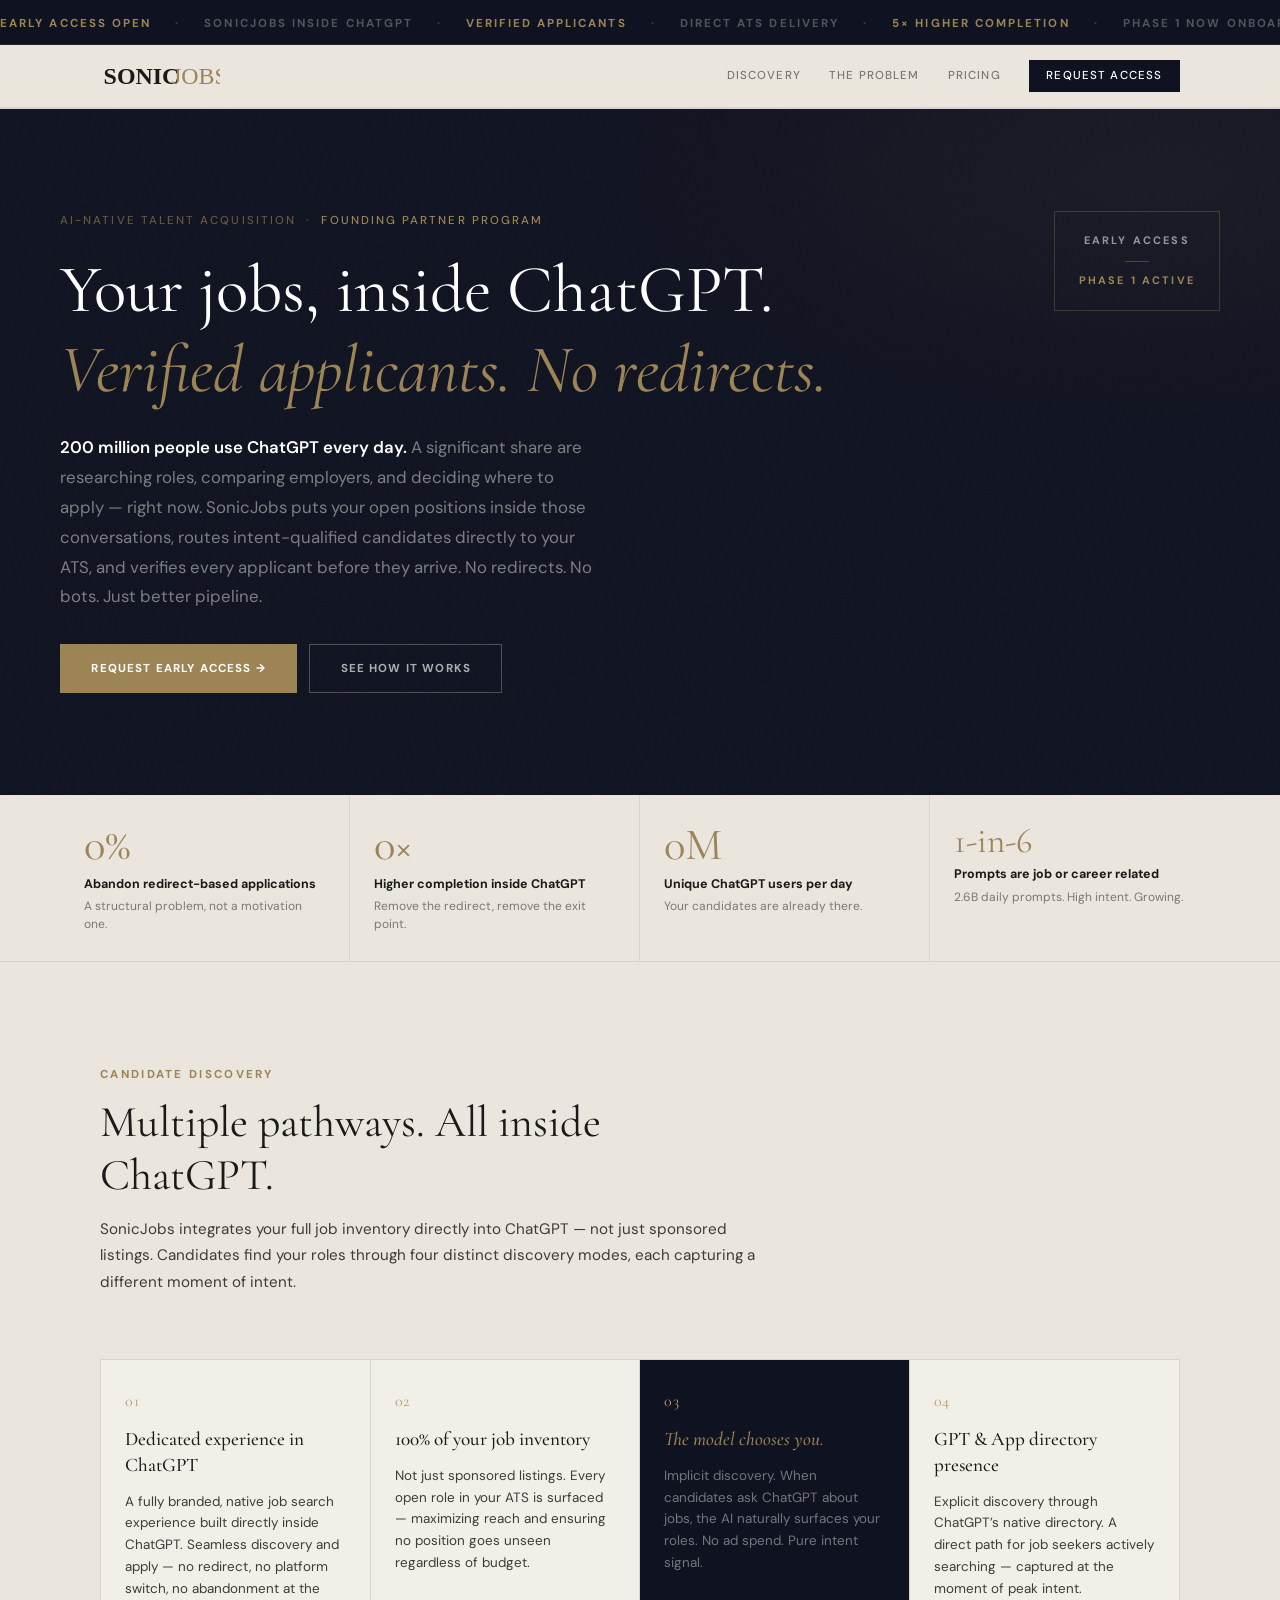
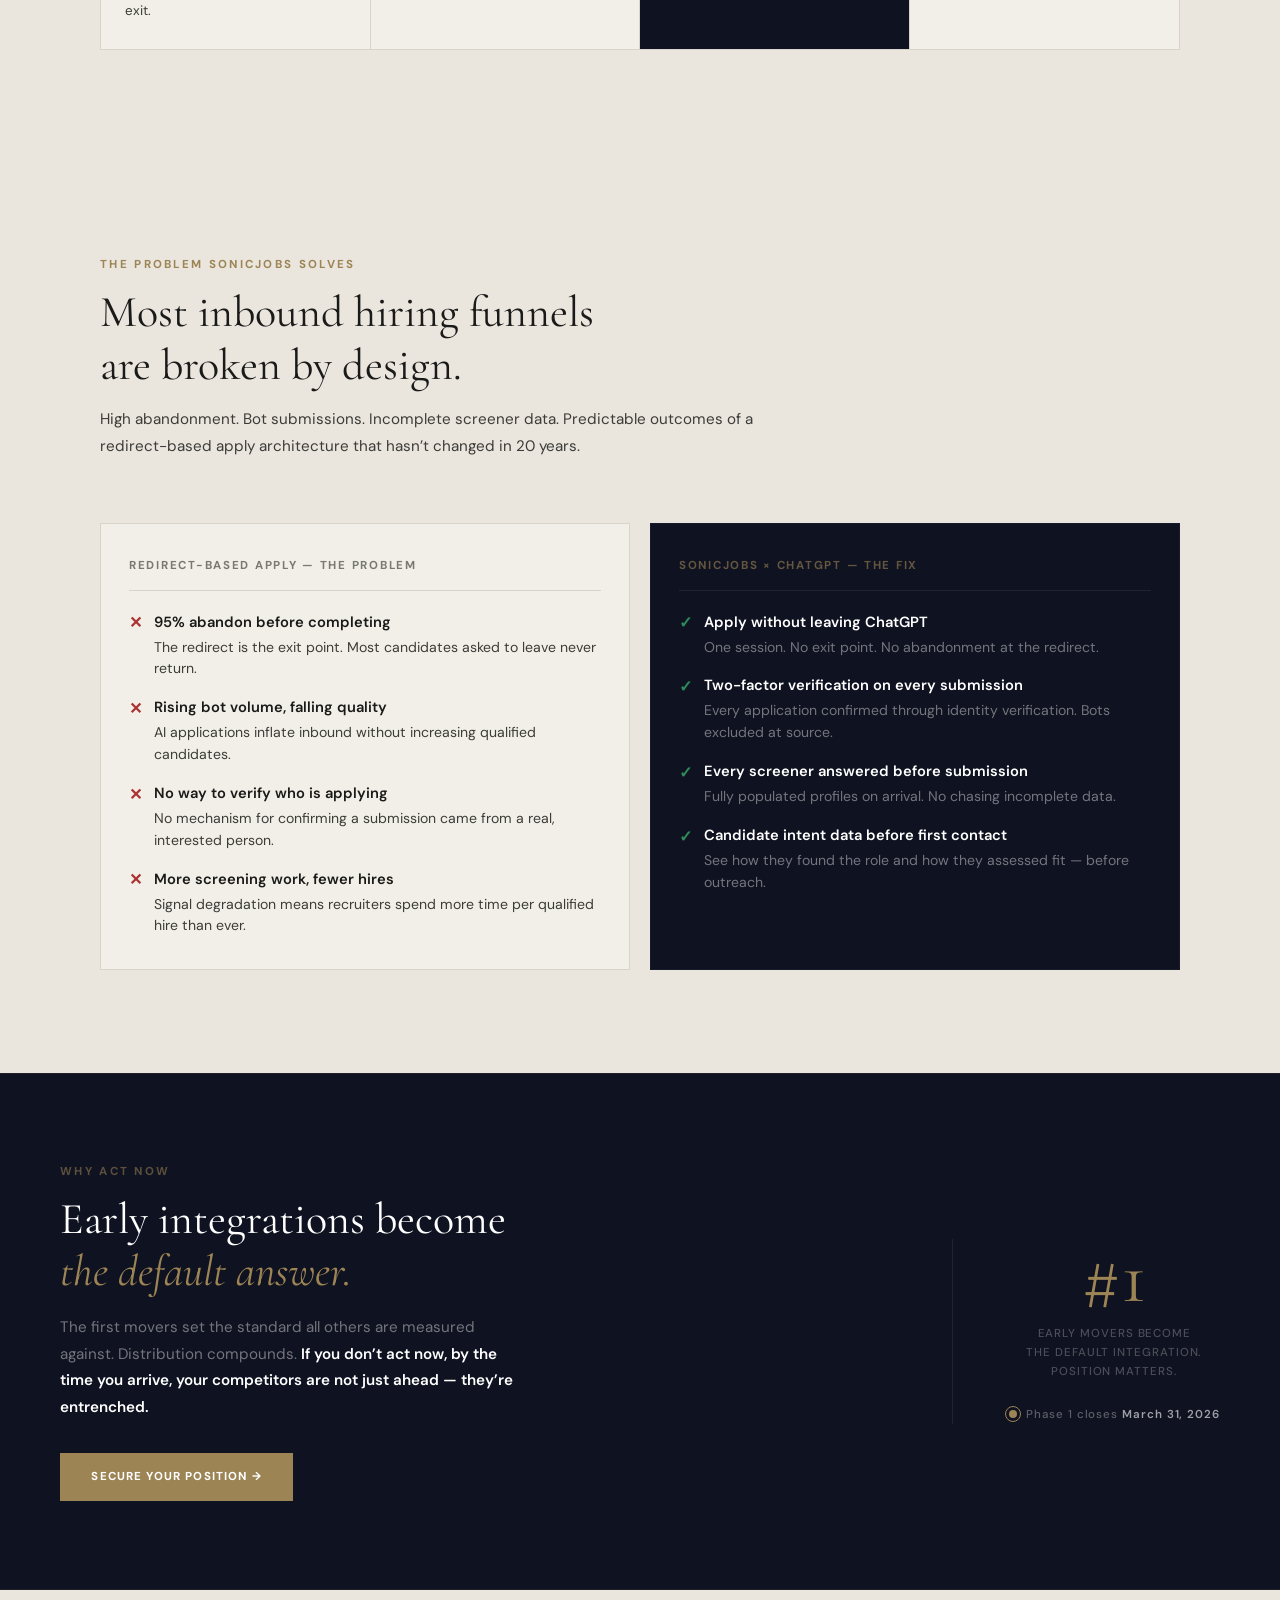
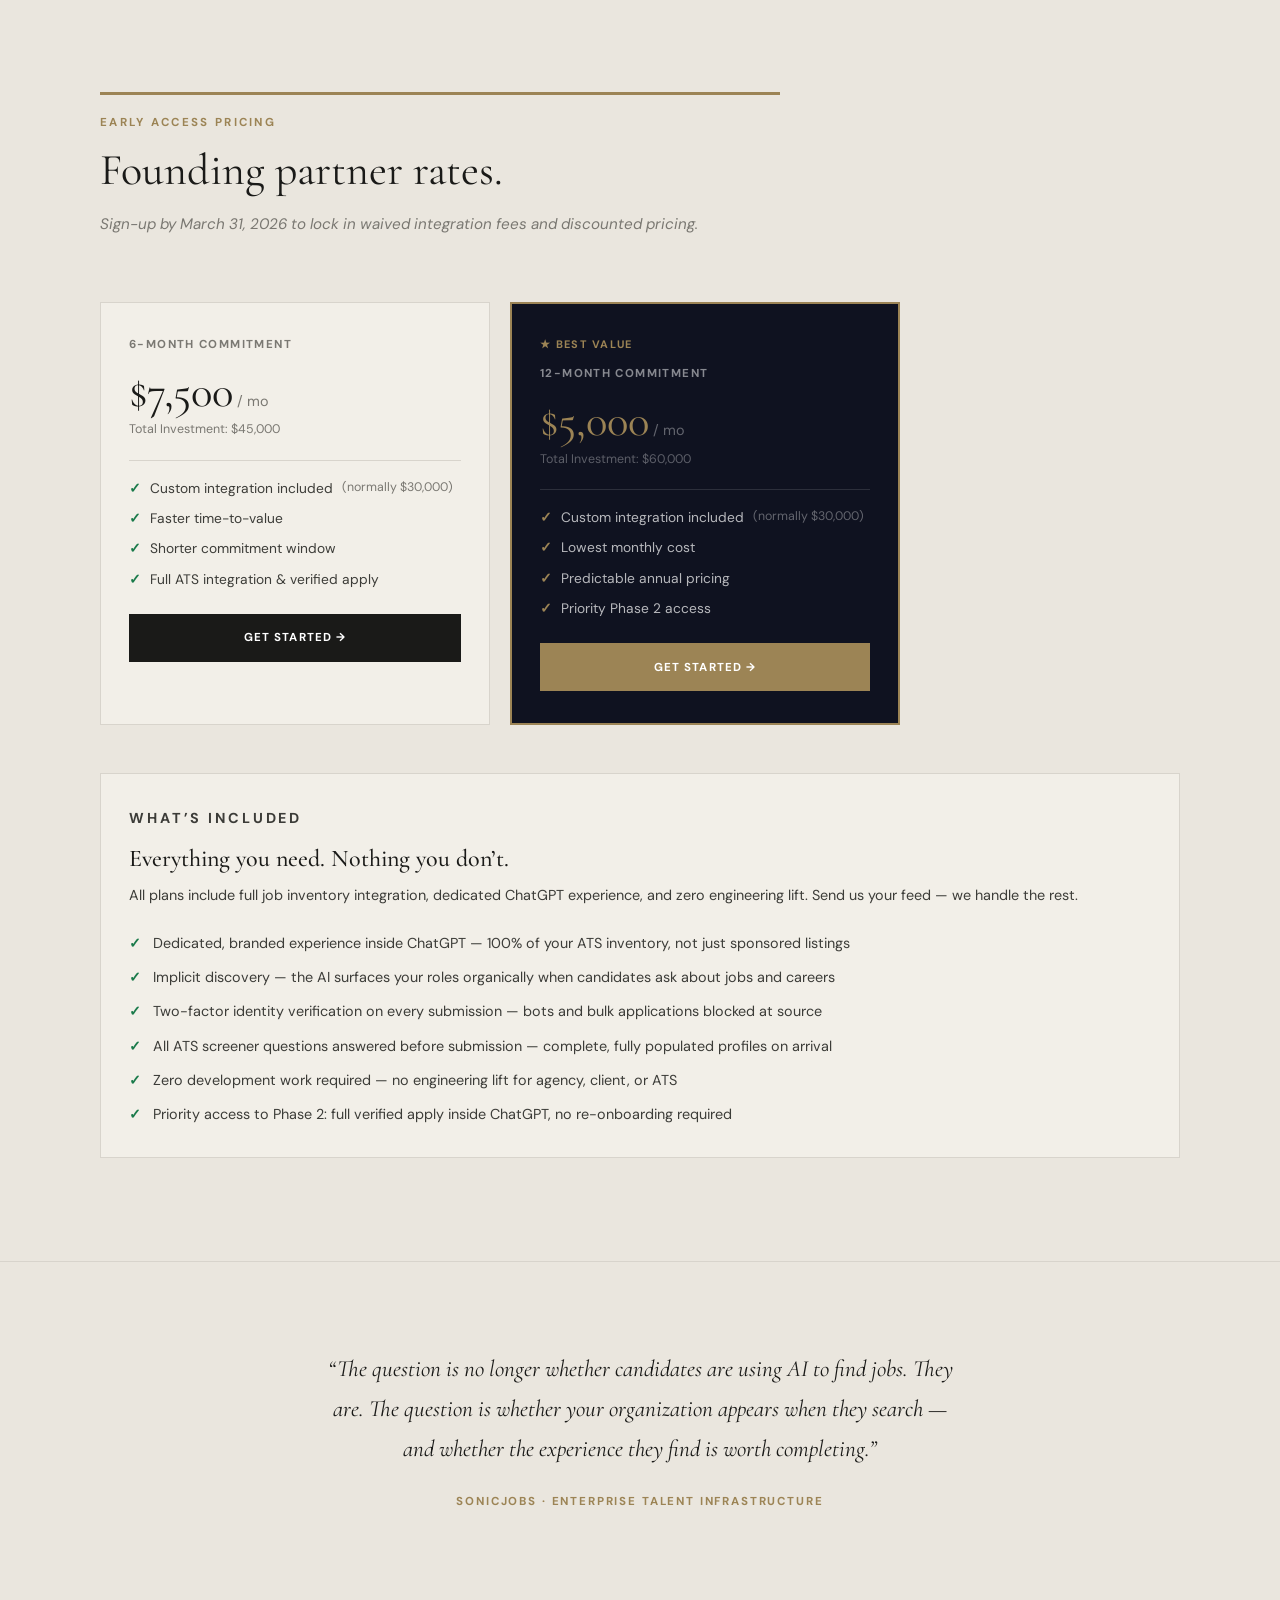
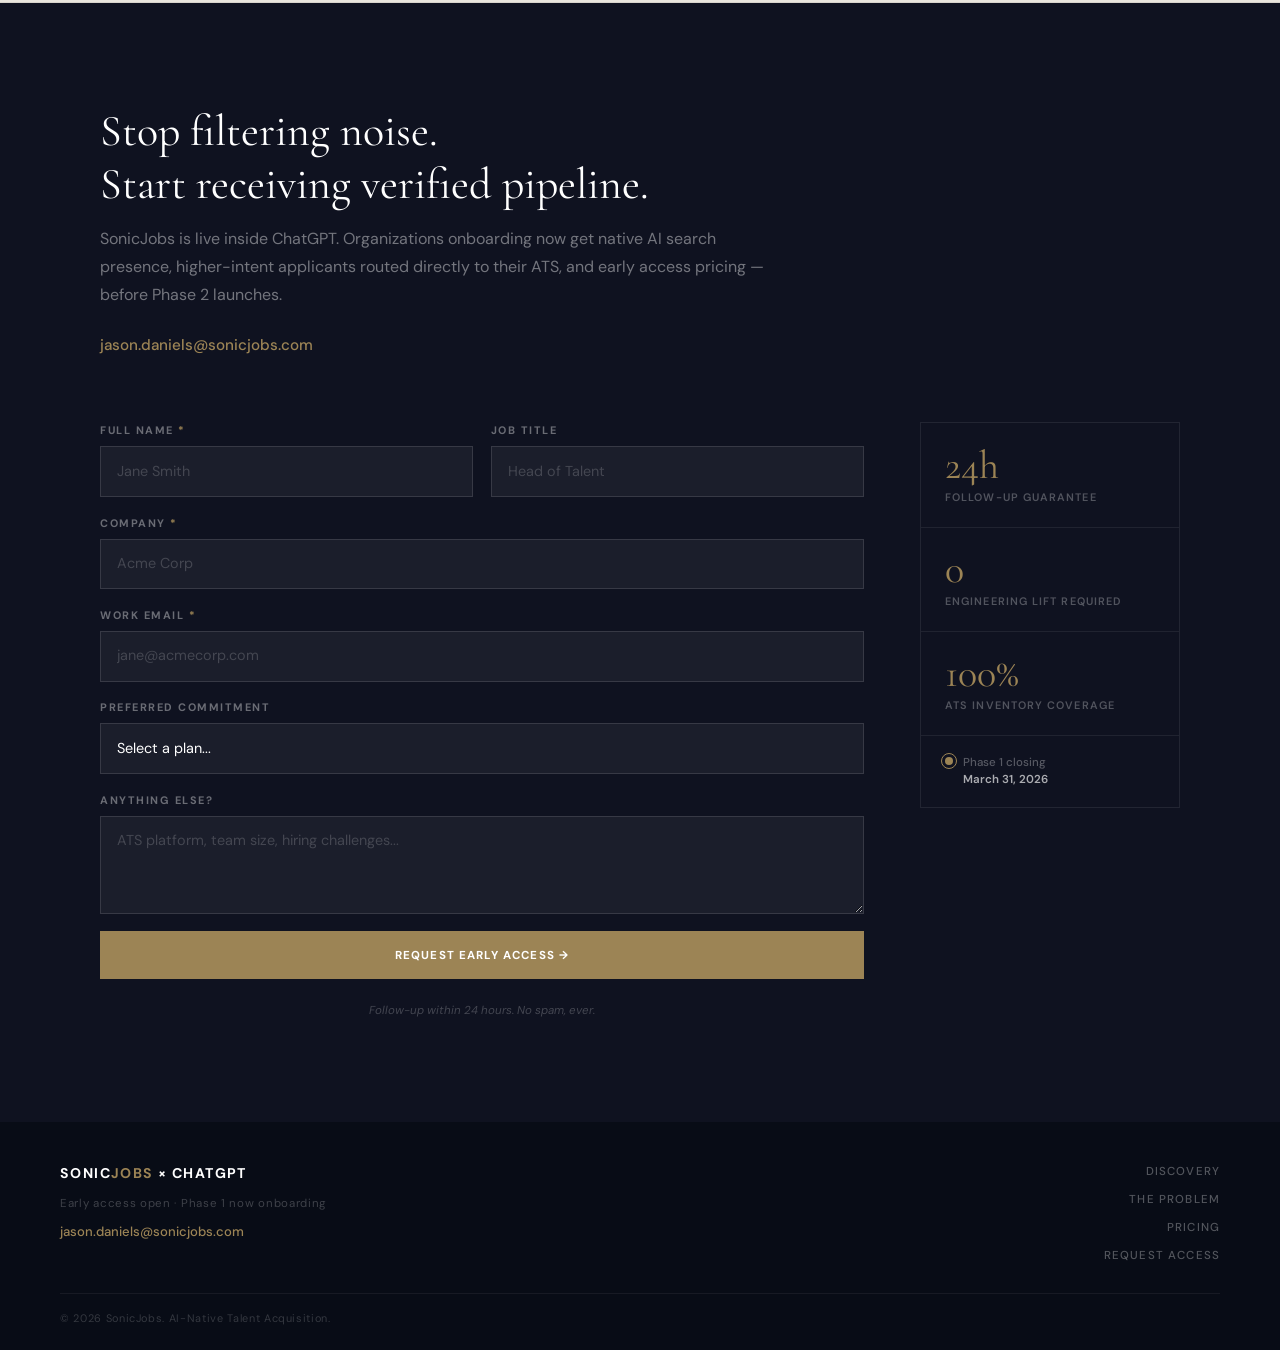
<file: index.html>
<!DOCTYPE html>
<html lang="en">
<head>
  <meta charset="UTF-8" />
  <meta name="viewport" content="width=device-width, initial-scale=1.0" />
  <meta http-equiv="X-UA-Compatible" content="IE=edge" />
  <title>SonicJobs &times; ChatGPT &mdash; Early Access</title>
  <link rel="stylesheet" href="style.css" />
  <link rel="preconnect" href="https://fonts.googleapis.com" />
  <link rel="preconnect" href="https://fonts.gstatic.com" crossorigin />
  <link href="https://fonts.googleapis.com/css2?family=Cormorant+Garamond:ital,wght@0,300;0,400;0,500;1,300;1,400&family=DM+Sans:ital,wght@0,300;0,400;0,500;0,600;1,400&display=swap" rel="stylesheet" />
</head>
<body>

  <!-- TICKER -->
  <div class="ticker" aria-hidden="true">
    <div class="ticker__track">
      <span class="tk-gold">EARLY ACCESS OPEN</span>
      <span class="tk-sep">&middot;</span>
      <span>SONICJOBS INSIDE CHATGPT</span>
      <span class="tk-sep">&middot;</span>
      <span class="tk-gold">VERIFIED APPLICANTS</span>
      <span class="tk-sep">&middot;</span>
      <span>DIRECT ATS DELIVERY</span>
      <span class="tk-sep">&middot;</span>
      <span class="tk-gold">5&times; HIGHER COMPLETION</span>
      <span class="tk-sep">&middot;</span>
      <span>PHASE 1 NOW ONBOARDING</span>
      <span class="tk-sep">&middot;</span>
      <span class="tk-gold">EARLY ACCESS OPEN</span>
      <span class="tk-sep">&middot;</span>
      <span>SONICJOBS INSIDE CHATGPT</span>
      <span class="tk-sep">&middot;</span>
      <span class="tk-gold">VERIFIED APPLICANTS</span>
      <span class="tk-sep">&middot;</span>
      <span>DIRECT ATS DELIVERY</span>
      <span class="tk-sep">&middot;</span>
      <span class="tk-gold">5&times; HIGHER COMPLETION</span>
      <span class="tk-sep">&middot;</span>
      <span>PHASE 1 NOW ONBOARDING</span>
      <span class="tk-sep">&middot;</span>
    </div>
  </div>

  <!-- NAV -->
  <header class="nav" id="nav">
    <div class="nav__inner">
      <a href="#top" class="nav__logo">
        <svg xmlns="http://www.w3.org/2000/svg" viewBox="0 0 140 48" width="120" height="41" aria-label="SonicJobs">
          <text x="4" y="34" font-family="Georgia, serif" font-size="28" font-weight="700" fill="#1A1A18">SONIC</text>
          <text x="84" y="34" font-family="Georgia, serif" font-size="28" font-weight="400" fill="#9C8455">JOBS</text>
        </svg>
      </a>
      <nav class="nav__links" aria-label="Primary">
        <a href="#discovery" class="nav-link">Discovery</a>
        <a href="#problem" class="nav-link">The Problem</a>
        <a href="#pricing" class="nav-link">Pricing</a>
        <a href="#contact" class="nav-link nav-link--cta">Request Access</a>
      </nav>
      <button class="nav__burger" id="burger" aria-label="Toggle menu" aria-expanded="false">
        <span></span><span></span>
      </button>
    </div>
    <div class="nav__drawer" id="drawer" aria-hidden="true">
      <a href="#discovery" class="drawer-link">Discovery</a>
      <a href="#problem" class="drawer-link">The Problem</a>
      <a href="#pricing" class="drawer-link">Pricing</a>
      <a href="#contact" class="drawer-link drawer-link--cta">Request Access &rarr;</a>
    </div>
  </header>

  <!-- HERO -->
  <section class="hero" id="top">
    <div class="hero__inner">
      <div class="hero__content reveal">
        <p class="hero__eyebrow">AI-Native Talent Acquisition &nbsp;&middot;&nbsp; <span class="gold">Founding Partner Program</span></p>
        <h1 class="hero__h1">
          Your jobs, inside ChatGPT.<br />
          <em>Verified applicants. No redirects.</em>
        </h1>
        <p class="hero__body">
          <strong>200 million people use ChatGPT every day.</strong>
          A significant share are researching roles, comparing employers, and deciding where to apply &mdash; right now. SonicJobs puts your open positions inside those conversations, routes intent-qualified candidates directly to your ATS, and verifies every applicant before they arrive. No redirects. No bots. Just better pipeline.
        </p>
        <div class="hero__actions">
          <a href="#contact" class="btn btn--gold">Request Early Access &rarr;</a>
          <a href="#discovery" class="btn btn--ghost">See How It Works</a>
        </div>
      </div>

      <aside class="hero__badge reveal">
        <div class="badge__inner">
          <p class="badge__label">EARLY ACCESS</p>
          <div class="badge__divider"></div>
          <p class="badge__sub">PHASE 1 ACTIVE</p>
        </div>
      </aside>
    </div>
  </section>

  <!-- STATS -->
  <section class="stats-bar">
    <div class="stats-bar__inner">
      <div class="stat reveal" data-target="95" data-suffix="%">
        <div class="stat__n"><span class="counter">0</span>%</div>
        <div class="stat__title">Abandon redirect-based applications</div>
        <div class="stat__body">A structural problem, not a motivation one.</div>
      </div>
      <div class="stat reveal" data-delay="80" data-target="5" data-suffix="&times;">
        <div class="stat__n"><span class="counter">0</span>&times;</div>
        <div class="stat__title">Higher completion inside ChatGPT</div>
        <div class="stat__body">Remove the redirect, remove the exit point.</div>
      </div>
      <div class="stat reveal" data-delay="160" data-target="200" data-suffix="M">
        <div class="stat__n"><span class="counter">0</span>M</div>
        <div class="stat__title">Unique ChatGPT users per day</div>
        <div class="stat__body">Your candidates are already there.</div>
      </div>
      <div class="stat reveal" data-delay="240">
        <div class="stat__n stat__n--text">1-in-6</div>
        <div class="stat__title">Prompts are job or career related</div>
        <div class="stat__body">2.6B daily prompts. High intent. Growing.</div>
      </div>
    </div>
  </section>

  <!-- DISCOVERY -->
  <section class="section section--cream" id="discovery">
    <div class="section__inner">
      <header class="section__head reveal">
        <p class="section__tag">Candidate Discovery</p>
        <h2>Multiple pathways. All inside ChatGPT.</h2>
        <p class="section__intro">SonicJobs integrates your full job inventory directly into ChatGPT &mdash; not just sponsored listings. Candidates find your roles through four distinct discovery modes, each capturing a different moment of intent.</p>
      </header>

      <div class="disc-grid">
        <article class="dcard reveal" data-delay="0">
          <div class="dcard__num">01</div>
          <h3>Dedicated experience in ChatGPT</h3>
          <p>A fully branded, native job search experience built directly inside ChatGPT. Seamless discovery and apply &mdash; no redirect, no platform switch, no abandonment at the exit.</p>
        </article>
        <article class="dcard reveal" data-delay="80">
          <div class="dcard__num">02</div>
          <h3>100% of your job inventory</h3>
          <p>Not just sponsored listings. Every open role in your ATS is surfaced &mdash; maximizing reach and ensuring no position goes unseen regardless of budget.</p>
        </article>
        <article class="dcard dcard--dark reveal" data-delay="160">
          <div class="dcard__num">03</div>
          <h3><em>The model chooses you.</em></h3>
          <p>Implicit discovery. When candidates ask ChatGPT about jobs, the AI naturally surfaces your roles. No ad spend. Pure intent signal.</p>
        </article>
        <article class="dcard reveal" data-delay="240">
          <div class="dcard__num">04</div>
          <h3>GPT &amp; App directory presence</h3>
          <p>Explicit discovery through ChatGPT&rsquo;s native directory. A direct path for job seekers actively searching &mdash; captured at the moment of peak intent.</p>
        </article>
      </div>
    </div>
  </section>

  <!-- PROBLEM / SOLUTION -->
  <section class="section section--light" id="problem">
    <div class="section__inner">
      <header class="section__head reveal">
        <p class="section__tag">The Problem SonicJobs Solves</p>
        <h2>Most inbound hiring funnels<br />are broken by design.</h2>
        <p class="section__intro">High abandonment. Bot submissions. Incomplete screener data. Predictable outcomes of a redirect-based apply architecture that hasn&rsquo;t changed in 20 years.</p>
      </header>

      <div class="ps-grid">
        <div class="ps-col ps-col--problem reveal">
          <div class="ps-col__head">Redirect-Based Apply &mdash; The Problem</div>
          <ul class="ps-list">
            <li>
              <span class="ps-x">&#10005;</span>
              <div><strong>95% abandon before completing</strong>The redirect is the exit point. Most candidates asked to leave never return.</div>
            </li>
            <li>
              <span class="ps-x">&#10005;</span>
              <div><strong>Rising bot volume, falling quality</strong>AI applications inflate inbound without increasing qualified candidates.</div>
            </li>
            <li>
              <span class="ps-x">&#10005;</span>
              <div><strong>No way to verify who is applying</strong>No mechanism for confirming a submission came from a real, interested person.</div>
            </li>
            <li>
              <span class="ps-x">&#10005;</span>
              <div><strong>More screening work, fewer hires</strong>Signal degradation means recruiters spend more time per qualified hire than ever.</div>
            </li>
          </ul>
        </div>

        <div class="ps-col ps-col--solution reveal">
          <div class="ps-col__head ps-col__head--gold">SonicJobs &times; ChatGPT &mdash; The Fix</div>
          <ul class="ps-list ps-list--fix">
            <li>
              <span class="ps-ck">&#10003;</span>
              <div><strong>Apply without leaving ChatGPT</strong>One session. No exit point. No abandonment at the redirect.</div>
            </li>
            <li>
              <span class="ps-ck">&#10003;</span>
              <div><strong>Two-factor verification on every submission</strong>Every application confirmed through identity verification. Bots excluded at source.</div>
            </li>
            <li>
              <span class="ps-ck">&#10003;</span>
              <div><strong>Every screener answered before submission</strong>Fully populated profiles on arrival. No chasing incomplete data.</div>
            </li>
            <li>
              <span class="ps-ck">&#10003;</span>
              <div><strong>Candidate intent data before first contact</strong>See how they found the role and how they assessed fit &mdash; before outreach.</div>
            </li>
          </ul>
        </div>
      </div>
    </div>
  </section>

  <!-- URGENCY -->
  <section class="urgency">
    <div class="urgency__inner">
      <div class="urgency__left reveal">
        <p class="urgency__tag">Why Act Now</p>
        <h2 class="urgency__h2">Early integrations become<br /><em>the default answer.</em></h2>
        <p class="urgency__body">The first movers set the standard all others are measured against. Distribution compounds. <strong>If you don&rsquo;t act now, by the time you arrive, your competitors are not just ahead &mdash; they&rsquo;re entrenched.</strong></p>
        <a href="#contact" class="btn btn--gold">Secure Your Position &rarr;</a>
      </div>
      <div class="urgency__right reveal">
        <div class="urgency__number">#1</div>
        <p class="urgency__caption">Early movers become<br />the default integration.<br />Position matters.</p>
        <div class="urgency__deadline">
          <div class="deadline-dot"></div>
          <span>Phase 1 closes <strong>March 31, 2026</strong></span>
        </div>
      </div>
    </div>
  </section>

  <!-- PRICING -->
  <section class="section section--cream" id="pricing">
    <div class="section__inner">
      <header class="section__head reveal">
        <p class="section__tag" style="border-top: 3px solid #9C8455; padding-top: 18px;">Early Access Pricing</p>
        <h2>Founding partner rates.</h2>
        <p class="section__intro" style="font-style: italic; color: #7A7872;">Sign-up by March 31, 2026 to lock in waived integration fees and discounted pricing.</p>
      </header>

      <div class="pricing-grid">
        <!-- 6-Month -->
        <div class="pcard reveal">
          <div class="pcard__term">6-Month Commitment</div>
          <div class="pcard__price">$7,500<span class="pcard__unit"> / mo</span></div>
          <div class="pcard__total">Total Investment: $45,000</div>
          <div class="pcard__rule"></div>
          <ul class="pcard__list">
            <li><span class="pck pck--green">&#10003;</span>Custom integration included <span class="muted">(normally $30,000)</span></li>
            <li><span class="pck pck--green">&#10003;</span>Faster time-to-value</li>
            <li><span class="pck pck--green">&#10003;</span>Shorter commitment window</li>
            <li><span class="pck pck--green">&#10003;</span>Full ATS integration &amp; verified apply</li>
          </ul>
          <a href="#contact" class="btn btn--dark btn--full">Get Started &rarr;</a>
        </div>

        <!-- 12-Month Featured -->
        <div class="pcard pcard--featured reveal">
          <div class="pcard__badge">&#9733; BEST VALUE</div>
          <div class="pcard__term pcard__term--light">12-Month Commitment</div>
          <div class="pcard__price pcard__price--gold">$5,000<span class="pcard__unit pcard__unit--dim"> / mo</span></div>
          <div class="pcard__total pcard__total--dim">Total Investment: $60,000</div>
          <div class="pcard__rule pcard__rule--dim"></div>
          <ul class="pcard__list pcard__list--dark">
            <li><span class="pck pck--gold">&#10003;</span>Custom integration included <span class="muted-dark">(normally $30,000)</span></li>
            <li><span class="pck pck--gold">&#10003;</span>Lowest monthly cost</li>
            <li><span class="pck pck--gold">&#10003;</span>Predictable annual pricing</li>
            <li><span class="pck pck--gold">&#10003;</span>Priority Phase 2 access</li>
          </ul>
          <a href="#contact" class="btn btn--gold btn--full">Get Started &rarr;</a>
        </div>
      </div>

      <!-- What's Included -->
      <div class="included reveal">
        <div class="included__head">
          <p class="section__tag">What&rsquo;s Included</p>
          <h3>Everything you need. Nothing you don&rsquo;t.</h3>
          <p>All plans include full job inventory integration, dedicated ChatGPT experience, and zero engineering lift. Send us your feed &mdash; we handle the rest.</p>
        </div>
        <ul class="included__list">
          <li><span class="pck pck--green">&#10003;</span>Dedicated, branded experience inside ChatGPT &mdash; 100% of your ATS inventory, not just sponsored listings</li>
          <li><span class="pck pck--green">&#10003;</span>Implicit discovery &mdash; the AI surfaces your roles organically when candidates ask about jobs and careers</li>
          <li><span class="pck pck--green">&#10003;</span>Two-factor identity verification on every submission &mdash; bots and bulk applications blocked at source</li>
          <li><span class="pck pck--green">&#10003;</span>All ATS screener questions answered before submission &mdash; complete, fully populated profiles on arrival</li>
          <li><span class="pck pck--green">&#10003;</span>Zero development work required &mdash; no engineering lift for agency, client, or ATS</li>
          <li><span class="pck pck--green">&#10003;</span>Priority access to Phase 2: full verified apply inside ChatGPT, no re-onboarding required</li>
        </ul>
      </div>
    </div>
  </section>

  <!-- QUOTE -->
  <section class="quote-section">
    <div class="quote-section__inner reveal">
      <blockquote>
        &ldquo;The question is no longer whether candidates are using AI to find jobs. They are. The question is whether your organization appears when they search &mdash; and whether the experience they find is worth completing.&rdquo;
      </blockquote>
      <cite>SonicJobs &middot; Enterprise Talent Infrastructure</cite>
    </div>
  </section>

  <!-- FINAL CTA / CONTACT -->
  <section class="section section--dark" id="contact">
    <div class="section__inner">
      <header class="section__head section__head--dark reveal">
        <h2 class="white">Stop filtering noise.<br />Start receiving verified pipeline.</h2>
        <p class="muted-text">SonicJobs is live inside ChatGPT. Organizations onboarding now get native AI search presence, higher-intent applicants routed directly to their ATS, and early access pricing &mdash; before Phase 2 launches.</p>
        <a href="mailto:jason.daniels@sonicjobs.com" class="direct-email">jason.daniels@sonicjobs.com</a>
      </header>

      <div class="contact-layout">
        <form id="contactForm" class="cform reveal" novalidate>
          <div class="cform__row">
            <div class="fg">
              <label class="fl" for="f_name">Full Name <span class="req">*</span></label>
              <input class="fi" id="f_name" name="name" type="text" placeholder="Jane Smith" autocomplete="name" required />
              <span class="fe" id="e_name" role="alert"></span>
            </div>
            <div class="fg">
              <label class="fl" for="f_title">Job Title</label>
              <input class="fi" id="f_title" name="title" type="text" placeholder="Head of Talent" />
            </div>
          </div>
          <div class="fg">
            <label class="fl" for="f_co">Company <span class="req">*</span></label>
            <input class="fi" id="f_co" name="company" type="text" placeholder="Acme Corp" autocomplete="organization" required />
            <span class="fe" id="e_co" role="alert"></span>
          </div>
          <div class="fg">
            <label class="fl" for="f_email">Work Email <span class="req">*</span></label>
            <input class="fi" id="f_email" name="email" type="email" placeholder="jane@acmecorp.com" autocomplete="email" required />
            <span class="fe" id="e_email" role="alert"></span>
          </div>
          <div class="fg">
            <label class="fl" for="f_plan">Preferred Commitment</label>
            <select class="fi fsel" id="f_plan" name="plan">
              <option value="">Select a plan...</option>
              <option value="6mo">6-Month &mdash; $7,500/mo ($45,000 total)</option>
              <option value="12mo">12-Month &mdash; $5,000/mo ($60,000 total) &#9733; Best Value</option>
              <option value="unsure">Not sure yet &mdash; happy to discuss</option>
            </select>
          </div>
          <div class="fg">
            <label class="fl" for="f_msg">Anything else?</label>
            <textarea class="fi ftxt" id="f_msg" name="message" rows="3" placeholder="ATS platform, team size, hiring challenges..."></textarea>
          </div>
          <button type="submit" class="btn btn--gold btn--full" id="submitBtn">
            <span id="btnText">Request Early Access &rarr;</span>
            <span id="btnLoad" hidden aria-live="polite">Submitting&hellip;</span>
          </button>
          <p class="form-note">Follow-up within 24 hours. No spam, ever.</p>
        </form>

        <aside class="contact-aside reveal">
          <div class="ca-stat">
            <div class="ca-stat__n">24h</div>
            <div class="ca-stat__l">Follow-up guarantee</div>
          </div>
          <div class="ca-stat">
            <div class="ca-stat__n">0</div>
            <div class="ca-stat__l">Engineering lift required</div>
          </div>
          <div class="ca-stat">
            <div class="ca-stat__n">100%</div>
            <div class="ca-stat__l">ATS inventory coverage</div>
          </div>
          <div class="ca-deadline">
            <div class="ca-deadline__dot"></div>
            <div class="ca-deadline__text">Phase 1 closing<br /><strong>March 31, 2026</strong></div>
          </div>
        </aside>
      </div>
    </div>
  </section>

  <!-- FOOTER -->
  <footer class="footer">
    <div class="footer__inner">
      <div class="footer__brand">
        <div class="footer__logo">SONIC<span>JOBS</span> &times; ChatGPT</div>
        <p>Early access open &middot; Phase 1 now onboarding</p>
        <a href="mailto:jason.daniels@sonicjobs.com">jason.daniels@sonicjobs.com</a>
      </div>
      <nav class="footer__nav" aria-label="Footer navigation">
        <a href="#discovery">Discovery</a>
        <a href="#problem">The Problem</a>
        <a href="#pricing">Pricing</a>
        <a href="#contact">Request Access</a>
      </nav>
    </div>
    <div class="footer__base">
      <span>&copy; 2026 SonicJobs. AI-Native Talent Acquisition.</span>
    </div>
  </footer>

  <!-- TOAST -->
  <div class="toast" id="toast" role="status" aria-live="polite">
    <div class="toast__icon">&#10003;</div>
    <div class="toast__body">
      <strong>Request received.</strong>
      <span>We&rsquo;ll follow up within 24 hours.</span>
    </div>
  </div>

  <script src="script.js"></script>
</body>
</html>
</file>
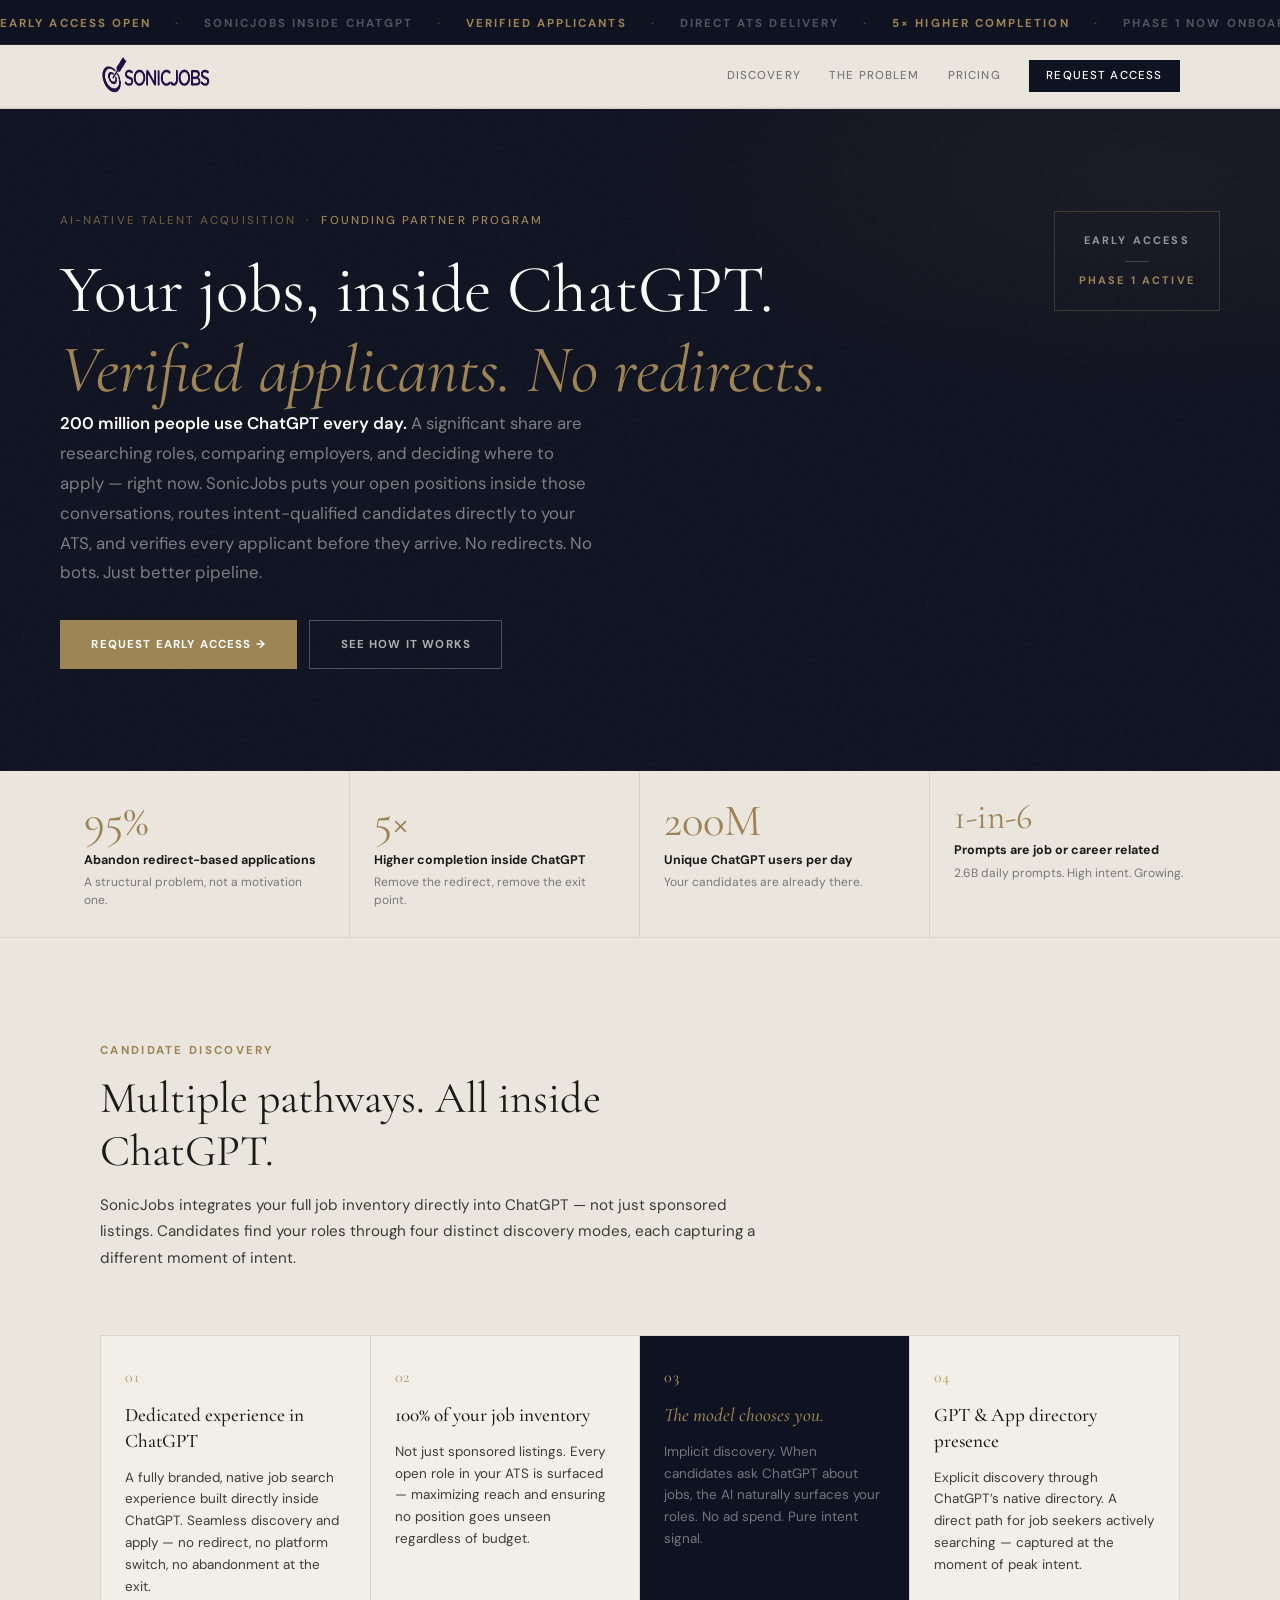
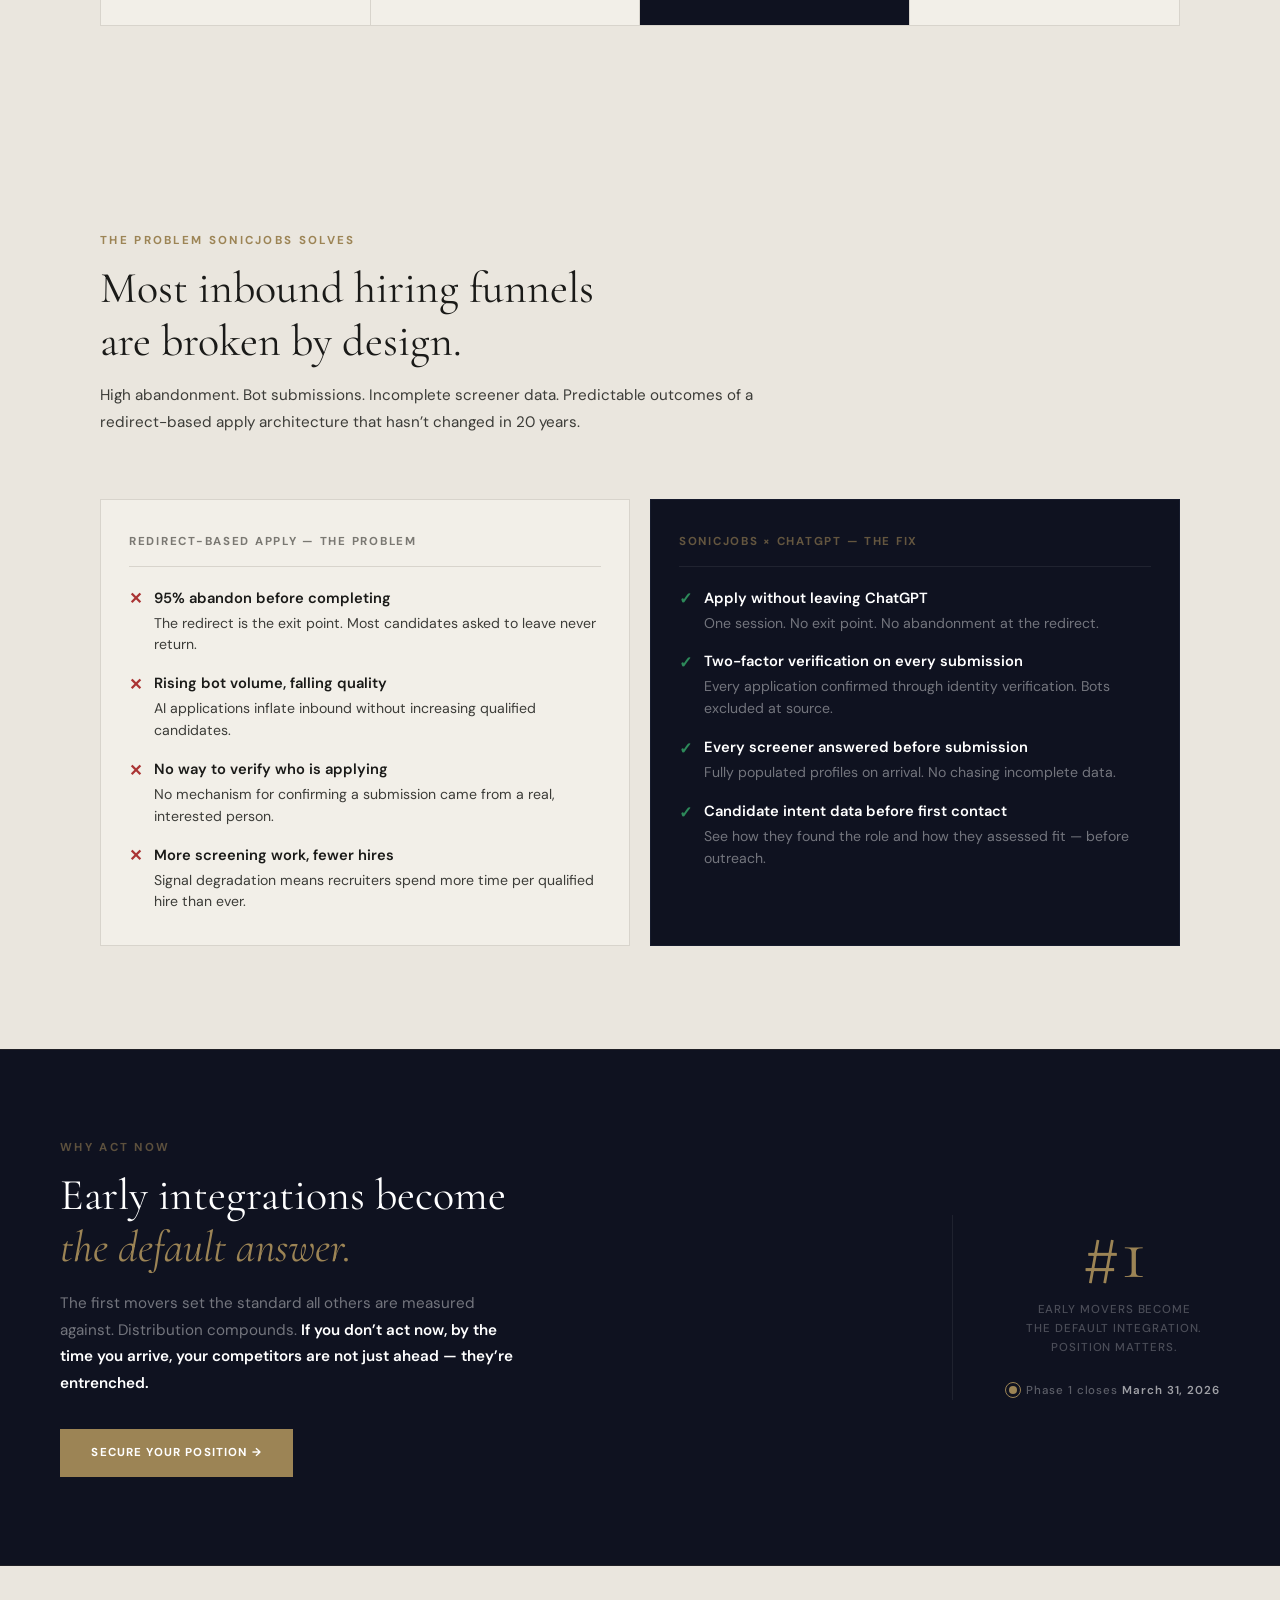
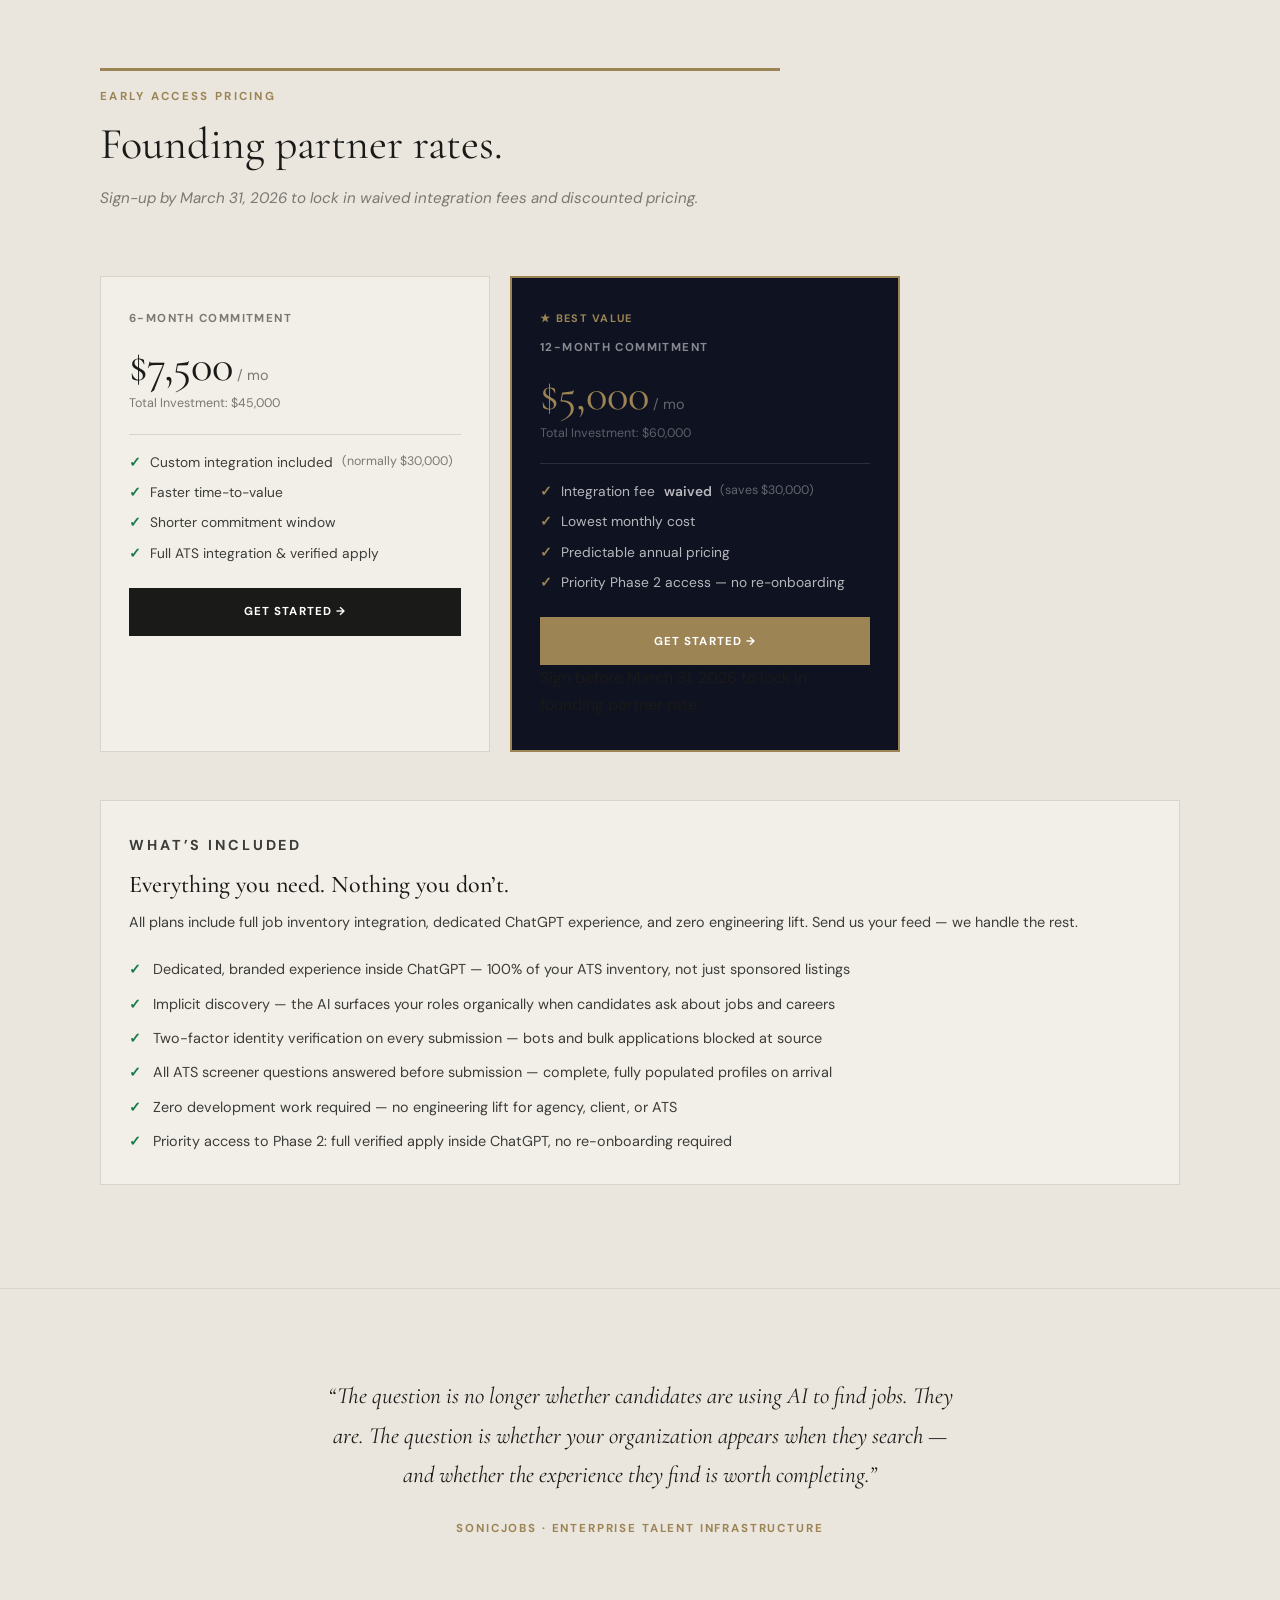
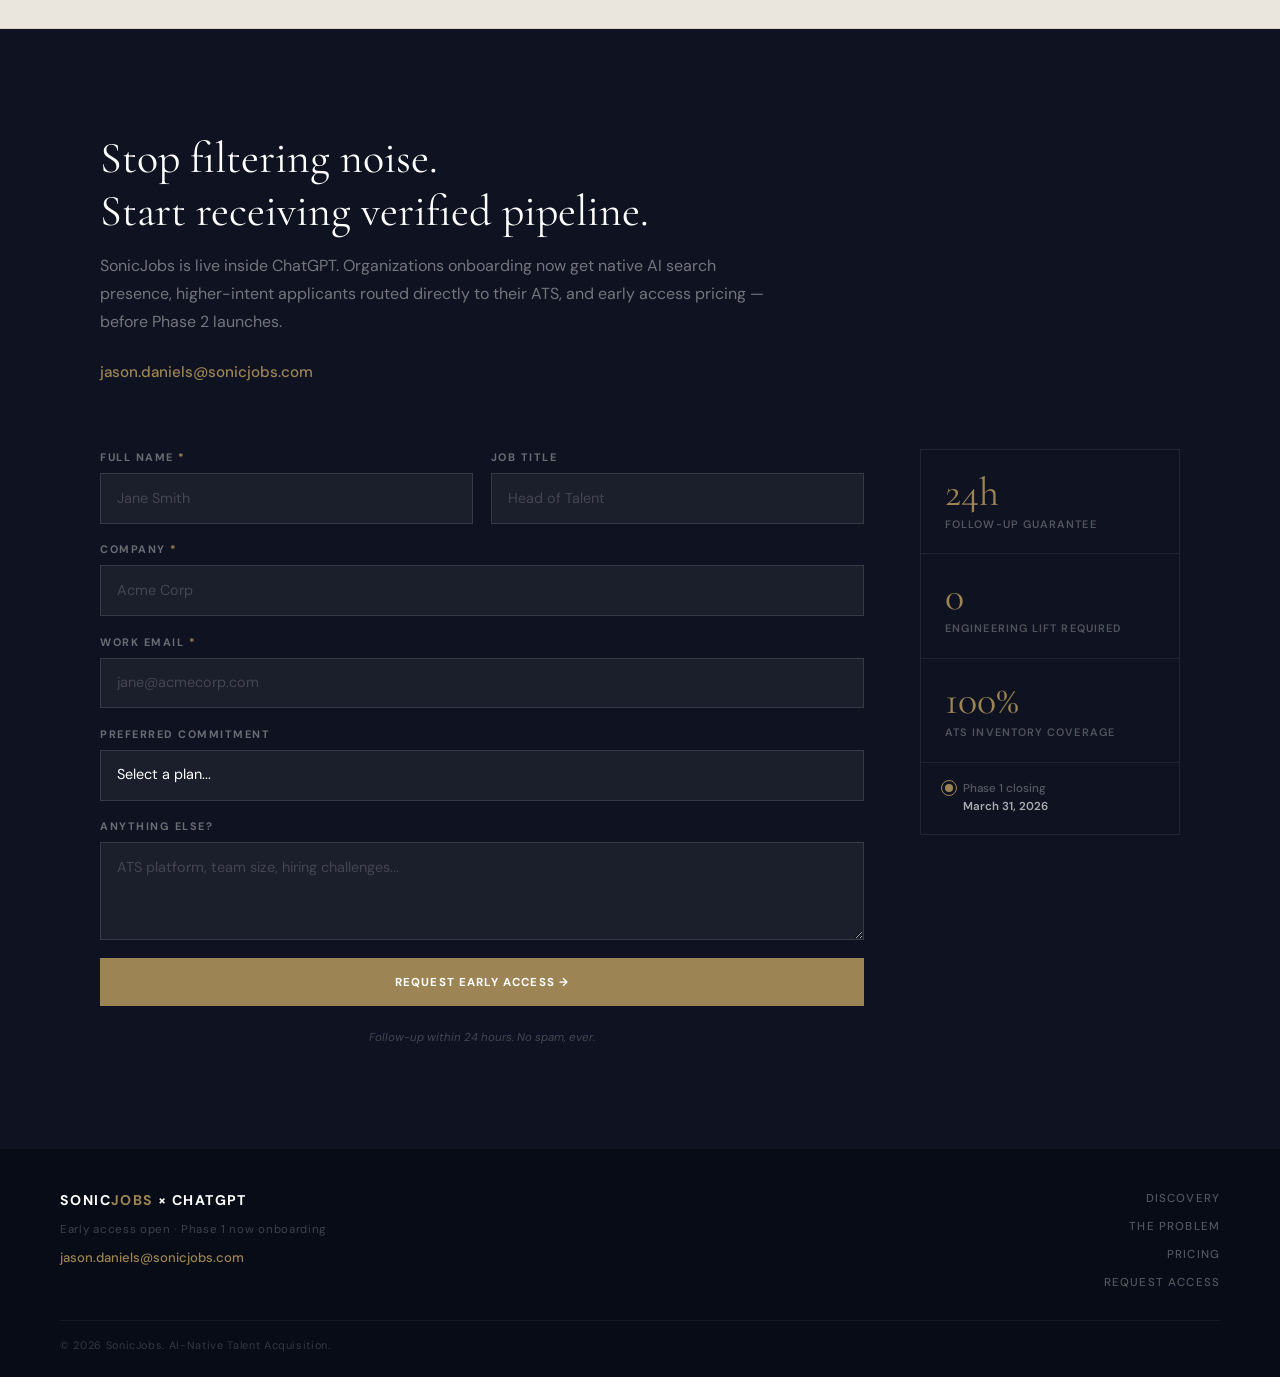
<file: sonicjobs_website.html>
<!DOCTYPE html>
<html lang="en">
<head>
<meta charset="UTF-8"/>
<meta name="viewport" content="width=device-width,initial-scale=1.0"/>
<title>SonicJobs &times; ChatGPT &mdash; Early Access</title>
<link href="https://fonts.googleapis.com/css2?family=Cormorant+Garamond:ital,wght@0,400;0,500;1,400;1,500&family=DM+Sans:wght@400;500;600;700&display=swap" rel="stylesheet"/>
<style>
/* ═══════════════════════════════════════════════
   SONICJOBS × CHATGPT — WEBSITE
   Based on the original email design system
   Palette: #EAE6DE cream · #9C8455 gold · #0F1220 navy · #1A1A18 charcoal
   Fonts: Cormorant Garamond (serif display) · DM Sans (body)
═══════════════════════════════════════════════ */

/* ── TOKENS ── */
:root {
  --navy:      #0F1220;
  --navy2:     #161B2C;
  --charcoal:  #1A1A18;
  --cream:     #EAE6DE;
  --cream2:    #F2EFE8;
  --cream3:    #D8D4CC;
  --gold:      #9C8455;
  --gold-lt:   #B89A6A;
  --gold-dim:  rgba(156,132,85,.45);
  --body:      #3C3C38;
  --muted:     #7A7872;
  --white:     #FFFFFF;
  --green:     #1a7a4a;
  --green-lt:  #2D8A5A;
  --red:       #AA3333;

  --cormorant: 'Cormorant Garamond', Georgia, 'Times New Roman', serif;
  --dm:        'DM Sans', Arial, Helvetica, sans-serif;

  --ease:  cubic-bezier(0.16, 1, 0.3, 1);
  --nav-h: 62px;
}

/* ── RESET ── */
*, *::before, *::after { box-sizing: border-box; margin: 0; padding: 0; }
html  { font-size: 16px; scroll-behavior: smooth; }
body  {
  font-family: var(--dm);
  background: var(--cream);
  color: var(--charcoal);
  line-height: 1.65;
  -webkit-font-smoothing: antialiased;
  overflow-x: hidden;
}
a   { color: inherit; text-decoration: none; }
ul  { list-style: none; }
button { border: none; background: none; font: inherit; cursor: pointer; }
input, select, textarea { font: inherit; }
strong { font-weight: 600; }
em     { font-style: italic; color: var(--gold); }
.gold  { color: var(--gold); }
.white { color: var(--white); }
.muted { color: var(--muted); font-size: .9em; }
.muted-dark { color: rgba(255,255,255,.35); font-size: .9em; }
.muted-text { color: rgba(255,255,255,.42); font-size: 1rem; line-height: 1.75; }

/* ── TYPOGRAPHY ── */
h1 {
  font-family: var(--cormorant);
  font-size: clamp(2.4rem, 6vw, 4.2rem);
  font-weight: 400;
  line-height: 1.18;
  color: var(--white);
}
h1 em { font-style: italic; color: var(--gold); font-family: var(--cormorant); }

h2 {
  font-family: var(--cormorant);
  font-size: clamp(1.75rem, 4vw, 2.75rem);
  font-weight: 400;
  line-height: 1.2;
  color: var(--charcoal);
}
h2 em { font-style: italic; color: var(--gold); }

h3 {
  font-family: var(--cormorant);
  font-size: clamp(1rem, 2vw, 1.2rem);
  font-weight: 500;
  line-height: 1.35;
  color: var(--charcoal);
}

/* ── BUTTONS ── */
.btn {
  display: inline-flex; align-items: center; justify-content: center;
  font-family: var(--dm); font-size: .72rem;
  font-weight: 700; letter-spacing: .1em; text-transform: uppercase;
  padding: .85rem 1.9rem;
  border: 1px solid transparent;
  transition: background .2s, color .2s, border-color .2s, transform .18s var(--ease);
  white-space: nowrap; cursor: pointer;
}
.btn:hover { transform: translateY(-2px); }
.btn--gold  { background: var(--gold); color: var(--white); border-color: var(--gold); }
.btn--gold:hover { background: transparent; color: var(--gold); }
.btn--dark  { background: var(--charcoal); color: var(--white); border-color: var(--charcoal); }
.btn--dark:hover { background: transparent; color: var(--charcoal); }
.btn--ghost { background: transparent; color: rgba(255,255,255,.65); border-color: rgba(255,255,255,.25); }
.btn--ghost:hover { border-color: rgba(255,255,255,.65); color: var(--white); }
.btn--full  { width: 100%; }

/* ── TICKER ── */
.ticker {
  background: var(--navy);
  overflow: hidden; padding: .55rem 0;
  border-bottom: 1px solid rgba(156,132,85,.15);
}
.ticker__track {
  display: inline-flex; gap: 1.5rem; white-space: nowrap;
  font-family: var(--dm); font-size: .72rem; font-weight: 700;
  letter-spacing: .18em; text-transform: uppercase;
  animation: scroll 32s linear infinite;
}
.ticker:hover .ticker__track { animation-play-state: paused; }
.ticker__track span { color: rgba(255,255,255,.28); }
.ticker__track .tk-gold { color: var(--gold); }
.ticker__track .tk-sep  { color: rgba(156,132,85,.4); }
@keyframes scroll { from { transform: translateX(0); } to { transform: translateX(-50%); } }

/* ── NAV ── */
.nav {
  position: sticky; top: 0; z-index: 100;
  background: var(--cream);
  border-bottom: 1px solid var(--cream3);
  transition: box-shadow .3s;
}
.nav.scrolled { box-shadow: 0 2px 24px rgba(15,18,32,.1); }
.nav__inner {
  max-width: 1160px; margin: 0 auto;
  padding: 0 clamp(1.25rem, 5vw, 2.5rem);
  height: var(--nav-h);
  display: flex; align-items: center; justify-content: space-between; gap: 1.5rem;
}
.nav__logo { display: flex; align-items: center; flex-shrink: 0; }
.nav__links { display: flex; align-items: center; gap: 1.75rem; }
.nav-link {
  font-family: var(--dm); font-size: .72rem;
  font-weight: 500; letter-spacing: .1em; text-transform: uppercase;
  color: var(--muted); transition: color .2s;
}
.nav-link:hover { color: var(--charcoal); }
.nav-link--cta {
  background: var(--navy); color: var(--white) !important;
  padding: .42rem 1.1rem;
  transition: background .2s !important;
}
.nav-link--cta:hover { background: var(--gold) !important; }

/* Burger */
.nav__burger {
  display: none; flex-direction: column; gap: 5px;
  width: 26px; padding: 4px 0;
}
.nav__burger span {
  display: block; height: 2px; background: var(--charcoal);
  transition: all .3s var(--ease); transform-origin: center;
}
.nav__burger.open span:nth-child(1) { transform: translateY(7px) rotate(45deg); }
.nav__burger.open span:nth-child(2) { transform: rotate(-45deg); }

/* Drawer */
.nav__drawer {
  overflow: hidden; max-height: 0;
  background: var(--cream); border-top: 1px solid var(--cream3);
  display: flex; flex-direction: column;
  transition: max-height .4s var(--ease);
}
.nav__drawer.open { max-height: 280px; }
.drawer-link {
  padding: .85rem clamp(1.25rem, 5vw, 2.5rem);
  font-family: var(--dm); font-size: .75rem;
  font-weight: 600; letter-spacing: .1em; text-transform: uppercase;
  color: var(--body); border-bottom: 1px solid var(--cream3);
  transition: background .15s;
}
.drawer-link:hover { background: var(--cream2); }
.drawer-link--cta  { color: var(--gold); }

/* ── HERO ── */
.hero {
  background: var(--navy);
  padding: clamp(3.5rem, 8vw, 6.5rem) clamp(1.25rem, 5vw, 2.5rem);
  position: relative; overflow: hidden;
}
.hero::before {
  content: '';
  position: absolute; inset: 0; pointer-events: none;
  background:
    radial-gradient(ellipse 60% 50% at 90% 10%, rgba(156,132,85,.07) 0%, transparent 70%),
    url("data:image/svg+xml,%3Csvg viewBox='0 0 300 300' xmlns='http://www.w3.org/2000/svg'%3E%3Cfilter id='n'%3E%3CfeTurbulence type='fractalNoise' baseFrequency='.85' numOctaves='4'/%3E%3C/filter%3E%3Crect width='100%25' height='100%25' filter='url(%23n)' opacity='.025'/%3E%3C/svg%3E");
}
.hero__inner {
  max-width: 1160px; margin: 0 auto;
  display: grid; grid-template-columns: 1fr auto;
  gap: 3rem; align-items: start; position: relative; z-index: 1;
}
.hero__eyebrow {
  font-family: var(--dm); font-size: .72rem; font-weight: 500;
  letter-spacing: .18em; text-transform: uppercase;
  color: rgba(156,132,85,.6); margin-bottom: 1.25rem;
}
.hero__h1 { margin-bottom: 1.5rem; }
.hero__body {
  font-size: clamp(.9rem, 1.5vw, 1.05rem); line-height: 1.78;
  color: rgba(255,255,255,.45); max-width: 540px; margin-bottom: 2rem;
}
.hero__body strong { color: var(--white); }
.hero__actions { display: flex; flex-wrap: wrap; gap: .75rem; }

/* Hero badge */
.hero__badge { flex-shrink: 0; }
.badge__inner {
  border: 1px solid rgba(156,132,85,.3);
  padding: 1.25rem 1.5rem; text-align: center;
  display: flex; flex-direction: column; align-items: center; gap: .65rem;
}
.badge__label {
  font-family: var(--dm); font-size: .68rem; font-weight: 700;
  letter-spacing: .2em; color: rgba(255,255,255,.55); text-transform: uppercase;
}
.badge__divider { width: 24px; height: 1px; background: rgba(156,132,85,.4); }
.badge__sub {
  font-family: var(--dm); font-size: .68rem; font-weight: 700;
  letter-spacing: .2em; color: var(--gold); text-transform: uppercase;
}

/* ── STATS ── */
.stats-bar {
  background: var(--cream); border-bottom: 1px solid var(--cream3);
}
.stats-bar__inner {
  max-width: 1160px; margin: 0 auto;
  display: grid; grid-template-columns: repeat(4, 1fr);
}
.stat {
  padding: 1.75rem 1.5rem;
  border-right: 1px solid var(--cream3);
  vertical-align: top;
}
.stat:last-child { border-right: none; }
.stat__n {
  font-family: var(--cormorant);
  font-size: clamp(2rem, 4vw, 2.8rem);
  font-weight: 400; color: var(--gold);
  line-height: 1; margin-bottom: .5rem;
}
.stat__n--text { font-size: clamp(1.65rem, 3vw, 2.2rem); }
.stat__title {
  font-family: var(--dm); font-size: .78rem; font-weight: 700;
  color: var(--charcoal); line-height: 1.35; margin-bottom: .3rem;
}
.stat__body { font-family: var(--dm); font-size: .75rem; color: var(--muted); line-height: 1.5; }

/* ── SECTIONS ── */
.section { padding: clamp(3.5rem, 8vw, 7rem) 0; }
.section--cream { background: var(--cream); }
.section--light { background: var(--cream); }
.section--dark  { background: var(--navy); }
.section__inner {
  max-width: 1160px; margin: 0 auto;
  padding: 0 clamp(1.25rem, 5vw, 2.5rem);
}
.section__head { margin-bottom: clamp(2.5rem, 5vw, 4rem); max-width: 680px; }
.section__head--dark h2 { color: var(--white); }
.section__tag {
  font-family: var(--dm); font-size: .72rem; font-weight: 700;
  letter-spacing: .2em; text-transform: uppercase;
  color: var(--gold); margin-bottom: .75rem;
}
.section__head h2 { margin-bottom: .9rem; }
.section__intro {
  font-family: var(--dm); font-size: .95rem; color: var(--body); line-height: 1.75;
}

/* ── DISCOVERY GRID ── */
.disc-grid {
  display: grid; grid-template-columns: repeat(4, 1fr);
  border: 1px solid var(--cream3);
}
.dcard {
  background: var(--cream2);
  padding: 1.75rem 1.5rem;
  border-right: 1px solid var(--cream3);
  display: flex; flex-direction: column; gap: .75rem;
  position: relative; overflow: hidden;
  transition: background .22s;
}
.dcard:last-child { border-right: none; }
.dcard:hover      { background: var(--white); }
.dcard--dark      { background: var(--navy); }
.dcard--dark:hover { background: var(--navy2); }
.dcard::after {
  content: ''; position: absolute;
  bottom: 0; left: 0; right: 0; height: 2px;
  background: var(--gold);
  transform: scaleX(0); transform-origin: left;
  transition: transform .35s var(--ease);
}
.dcard:hover::after { transform: scaleX(1); }
.dcard__num {
  font-family: var(--cormorant); font-size: 1rem;
  color: var(--gold-lt); letter-spacing: .06em;
}
.dcard h3 { flex: 0; }
.dcard--dark h3 { color: var(--white); }
.dcard--dark h3 em { color: var(--gold); font-style: italic; }
.dcard p {
  font-family: var(--dm); font-size: .84rem; color: var(--body);
  line-height: 1.62; flex: 1;
}
.dcard--dark p { color: rgba(255,255,255,.42); }

/* ── PROBLEM / SOLUTION ── */
.ps-grid {
  display: grid; grid-template-columns: 1fr 1fr; gap: 1.25rem;
}
.ps-col {
  padding: 2rem 1.75rem;
}
.ps-col--problem  { background: var(--cream2); border: 1px solid var(--cream3); }
.ps-col--solution { background: var(--navy); border: 1px solid var(--navy2); }
.ps-col__head {
  font-family: var(--dm); font-size: .72rem; font-weight: 700;
  letter-spacing: .15em; text-transform: uppercase;
  color: var(--muted); margin-bottom: 1.25rem;
  padding-bottom: .9rem; border-bottom: 1px solid var(--cream3);
}
.ps-col__head--gold {
  color: rgba(156,132,85,.6);
  border-bottom-color: rgba(255,255,255,.07);
}
.ps-list { display: flex; flex-direction: column; gap: 1rem; }
.ps-list li {
  display: flex; gap: .75rem;
  font-family: var(--dm); font-size: .88rem;
  color: var(--body); line-height: 1.55;
}
.ps-list li strong { display: block; font-size: .92rem; margin-bottom: .2rem; color: var(--charcoal); }
.ps-list--fix li   { color: rgba(255,255,255,.42); }
.ps-list--fix li strong { color: var(--white); }
.ps-x  { color: var(--red);  font-weight: 700; font-size: 1rem; flex-shrink: 0; margin-top: .05rem; }
.ps-ck { color: var(--green-lt); font-weight: 700; font-size: 1rem; flex-shrink: 0; margin-top: .05rem; }

/* ── URGENCY ── */
.urgency {
  background: var(--navy);
  padding: clamp(3rem, 7vw, 5.5rem) clamp(1.25rem, 5vw, 2.5rem);
  border-top: 1px solid rgba(156,132,85,.12);
  border-bottom: 1px solid rgba(156,132,85,.12);
}
.urgency__inner {
  max-width: 1160px; margin: 0 auto;
  display: grid; grid-template-columns: 1fr auto;
  align-items: center; gap: 4rem;
}
.urgency__tag {
  font-family: var(--dm); font-size: .72rem; font-weight: 700;
  letter-spacing: .2em; text-transform: uppercase;
  color: rgba(156,132,85,.55); margin-bottom: .75rem;
}
.urgency__h2 { color: var(--white); margin-bottom: 1rem; }
.urgency__body {
  font-family: var(--dm); font-size: .95rem; color: rgba(255,255,255,.42);
  max-width: 460px; margin-bottom: 2rem; line-height: 1.75;
}
.urgency__body strong { color: var(--white); }
.urgency__right {
  text-align: center;
  border-left: 1px solid rgba(255,255,255,.07);
  padding-left: 3.5rem;
}
.urgency__number {
  font-family: var(--cormorant);
  font-size: clamp(3.5rem, 6vw, 5.5rem);
  color: var(--gold); line-height: 1; margin-bottom: .5rem;
}
.urgency__caption {
  font-family: var(--dm); font-size: .72rem; font-weight: 500;
  letter-spacing: .08em; text-transform: uppercase;
  color: rgba(255,255,255,.25); line-height: 1.65; margin-bottom: 1.5rem;
}
.urgency__deadline {
  display: flex; align-items: center; gap: .6rem;
  justify-content: center;
  font-family: var(--dm); font-size: .72rem; font-weight: 500;
  letter-spacing: .08em; color: rgba(255,255,255,.32);
}
.urgency__deadline strong { color: rgba(255,255,255,.6); }
.deadline-dot {
  width: 8px; height: 8px; border-radius: 50%;
  background: var(--gold); flex-shrink: 0; position: relative;
}
.deadline-dot::after {
  content: ''; position: absolute; inset: -4px;
  border-radius: 50%; border: 1.5px solid var(--gold);
  animation: pulse 2.2s ease-out infinite;
}
@keyframes pulse {
  0%   { transform: scale(1); opacity: .7; }
  100% { transform: scale(2.8); opacity: 0; }
}

/* ── PRICING ── */
.pricing-grid {
  display: grid; grid-template-columns: 1fr 1fr;
  gap: 1.25rem; max-width: 800px; margin-bottom: 3rem;
}
.pcard {
  background: var(--cream2); border: 1px solid var(--cream3);
  padding: 2rem 1.75rem;
  transition: box-shadow .25s;
}
.pcard:hover { box-shadow: 0 6px 28px rgba(15,18,32,.08); }
.pcard--featured {
  background: var(--navy); border: 2px solid var(--gold);
}
.pcard__badge {
  font-family: var(--dm); font-size: .68rem; font-weight: 700;
  letter-spacing: .12em; color: var(--gold); margin-bottom: .65rem;
}
.pcard__term {
  font-family: var(--dm); font-size: .72rem; font-weight: 700;
  letter-spacing: .12em; text-transform: uppercase;
  color: var(--muted); margin-bottom: 1rem;
}
.pcard__term--light { color: rgba(255,255,255,.5); }
.pcard__price {
  font-family: var(--cormorant);
  font-size: clamp(2rem, 3.5vw, 2.8rem);
  color: var(--charcoal); line-height: 1; margin-bottom: .3rem;
}
.pcard__price--gold { color: var(--gold); }
.pcard__unit        { font-family: var(--dm); font-size: .9rem; color: var(--muted); }
.pcard__unit--dim   { color: rgba(255,255,255,.35); }
.pcard__total       { font-family: var(--dm); font-size: .78rem; color: var(--muted); margin-bottom: 1.25rem; }
.pcard__total--dim  { color: rgba(255,255,255,.32); }
.pcard__rule        { border: none; border-top: 1px solid var(--cream3); margin-bottom: 1.1rem; }
.pcard__rule--dim   { border-color: rgba(255,255,255,.12); }
.pcard__list { display: flex; flex-direction: column; gap: .65rem; margin-bottom: 1.5rem; }
.pcard__list li     { display: flex; gap: .55rem; font-family: var(--dm); font-size: .86rem; color: var(--body); line-height: 1.45; }
.pcard__list--dark li { color: rgba(255,255,255,.7); }
.pck        { flex-shrink: 0; font-weight: 700; }
.pck--green { color: var(--green); }
.pck--gold  { color: var(--gold); }

/* Included */
.included {
  background: var(--cream2); border: 1px solid var(--cream3);
  padding: 2rem 1.75rem;
}
.included__head { margin-bottom: 1.5rem; }
.included__head h3 {
  font-family: var(--cormorant); font-size: 1.5rem;
  margin-bottom: .5rem;
}
.included__head p { font-family: var(--dm); font-size: .9rem; color: var(--body); line-height: 1.7; }
.included__list { display: flex; flex-direction: column; gap: .75rem; }
.included__list li {
  display: flex; gap: .75rem;
  font-family: var(--dm); font-size: .9rem; color: var(--body); line-height: 1.55;
}

/* ── QUOTE ── */
.quote-section {
  background: var(--cream); border-top: 1px solid var(--cream3);
  border-bottom: 1px solid var(--cream3);
  padding: clamp(3rem, 7vw, 5.5rem) clamp(1.25rem, 5vw, 2.5rem);
  text-align: center;
}
.quote-section__inner { max-width: 640px; margin: 0 auto; }
blockquote {
  font-family: var(--cormorant); font-style: italic;
  font-size: clamp(1.1rem, 2.5vw, 1.45rem);
  color: var(--charcoal); line-height: 1.72;
  margin-bottom: 1.1rem;
}
cite {
  font-family: var(--dm); font-size: .72rem; font-weight: 700;
  letter-spacing: .16em; text-transform: uppercase; color: var(--gold);
  font-style: normal;
}

/* ── CONTACT ── */
.direct-email {
  display: inline-block; margin-top: 1.5rem;
  font-family: var(--dm); font-size: .95rem; font-weight: 500;
  color: var(--gold); transition: opacity .2s;
}
.direct-email:hover { opacity: .75; }

.contact-layout {
  display: grid; grid-template-columns: 1fr 260px;
  gap: 3.5rem; align-items: start;
}

/* Form */
.cform { display: flex; flex-direction: column; gap: 1.1rem; }
.cform__row { display: grid; grid-template-columns: 1fr 1fr; gap: 1.1rem; }
.fg  { display: flex; flex-direction: column; gap: .38rem; }
.fl  {
  font-family: var(--dm); font-size: .68rem; font-weight: 700;
  letter-spacing: .14em; text-transform: uppercase;
  color: rgba(255,255,255,.38);
}
.req { color: var(--gold); }
.fi  {
  background: rgba(255,255,255,.05);
  border: 1px solid rgba(255,255,255,.12);
  color: var(--white); padding: .78rem 1rem;
  font-family: var(--dm); font-size: .9rem;
  outline: none; border-radius: 0;
  appearance: none; -webkit-appearance: none;
  transition: border-color .2s, background .2s;
}
.fi::placeholder { color: rgba(255,255,255,.18); }
.fi:focus        { border-color: var(--gold); background: rgba(255,255,255,.07); }
.fsel option     { background: var(--navy); color: var(--white); }
.ftxt            { resize: vertical; min-height: 80px; }
.fe {
  font-family: var(--dm); font-size: .7rem;
  color: #d07070; display: none;
}
.fe.on { display: block; }
.fg.bad .fi { border-color: #d07070; }
.form-note {
  font-family: var(--dm); font-size: .72rem;
  color: rgba(255,255,255,.22); text-align: center; margin-top: .25rem;
  font-style: italic;
}

/* Contact aside */
.contact-aside {
  display: flex; flex-direction: column;
  border: 1px solid rgba(255,255,255,.08);
}
.ca-stat {
  padding: 1.35rem 1.5rem;
  border-bottom: 1px solid rgba(255,255,255,.07);
}
.ca-stat__n {
  font-family: var(--cormorant); font-size: 2.5rem;
  color: var(--gold); line-height: 1; margin-bottom: .3rem;
}
.ca-stat__l {
  font-family: var(--dm); font-size: .68rem; font-weight: 600;
  letter-spacing: .1em; text-transform: uppercase;
  color: rgba(255,255,255,.28); line-height: 1.4;
}
.ca-deadline {
  padding: 1.1rem 1.5rem;
  display: flex; gap: .65rem; align-items: flex-start;
  font-family: var(--dm); font-size: .72rem; font-weight: 500;
  color: rgba(255,255,255,.3); line-height: 1.55;
}
.ca-deadline strong { color: rgba(255,255,255,.65); display: block; }
.ca-deadline__dot {
  width: 8px; height: 8px; border-radius: 50%;
  background: var(--gold); flex-shrink: 0;
  margin-top: .22rem; position: relative;
}
.ca-deadline__dot::after {
  content: ''; position: absolute; inset: -4px;
  border-radius: 50%; border: 1.5px solid var(--gold);
  animation: pulse 2.2s ease-out infinite;
}

/* ── FOOTER ── */
.footer { background: #080C16; padding: 2.5rem clamp(1.25rem, 5vw, 2.5rem) 0; }
.footer__inner {
  max-width: 1160px; margin: 0 auto;
  display: flex; justify-content: space-between; align-items: flex-start;
  gap: 2rem; padding-bottom: 1.75rem;
  border-bottom: 1px solid rgba(255,255,255,.06);
}
.footer__brand { display: flex; flex-direction: column; gap: .5rem; }
.footer__logo {
  font-family: var(--dm); font-size: .88rem; font-weight: 700;
  letter-spacing: .1em; text-transform: uppercase; color: var(--white);
}
.footer__logo span { color: var(--gold); }
.footer__brand p {
  font-family: var(--dm); font-size: .72rem;
  color: rgba(255,255,255,.22); letter-spacing: .06em;
}
.footer__brand a {
  font-family: var(--dm); font-size: .82rem;
  font-weight: 500; color: var(--gold);
  transition: opacity .2s;
}
.footer__brand a:hover { opacity: .7; }
.footer__nav {
  display: flex; flex-direction: column; gap: .55rem; align-items: flex-end;
}
.footer__nav a {
  font-family: var(--dm); font-size: .72rem; font-weight: 500;
  letter-spacing: .1em; text-transform: uppercase;
  color: rgba(255,255,255,.3); transition: color .2s;
}
.footer__nav a:hover { color: var(--white); }
.footer__base {
  max-width: 1160px; margin: 0 auto;
  padding: 1rem 0 1.4rem;
  font-family: var(--dm); font-size: .68rem;
  color: rgba(255,255,255,.18); letter-spacing: .06em;
}

/* ── TOAST ── */
.toast {
  position: fixed; bottom: 2rem; right: 2rem;
  background: var(--charcoal); color: var(--white);
  padding: 1rem 1.4rem;
  display: flex; align-items: flex-start; gap: .85rem;
  box-shadow: 0 8px 32px rgba(0,0,0,.45);
  border-left: 3px solid var(--green);
  transform: translateY(120%); opacity: 0;
  transition: transform .45s var(--ease), opacity .45s var(--ease);
  z-index: 9000; max-width: 320px;
}
.toast.show { transform: translateY(0); opacity: 1; }
.toast__icon {
  width: 22px; height: 22px; border-radius: 50%;
  background: var(--green); color: var(--white);
  display: flex; align-items: center; justify-content: center;
  font-size: .7rem; font-weight: 700; flex-shrink: 0; margin-top: .1rem;
}
.toast__body { display: flex; flex-direction: column; gap: .15rem; }
.toast__body strong { font-family: var(--dm); font-size: .9rem; }
.toast__body span   { font-family: var(--dm); font-size: .8rem; color: rgba(255,255,255,.5); }

/* ── SCROLL REVEAL ── */
.reveal {
  opacity: 0; transform: translateY(26px);
  transition: opacity .7s var(--ease), transform .7s var(--ease);
}
.reveal.visible { opacity: 1; transform: none; }

/* ── RESPONSIVE ── */
@media (max-width: 1024px) {
  .disc-grid { grid-template-columns: 1fr 1fr; }
  .dcard { border-bottom: 1px solid var(--cream3); }
  .dcard:nth-child(even) { border-right: none; }
  .stats-bar__inner { grid-template-columns: 1fr 1fr; }
  .stat:nth-child(even)  { border-right: none; }
  .stat:nth-child(n+3)   { border-top: 1px solid var(--cream3); }
  .contact-layout { grid-template-columns: 1fr; }
  .contact-aside {
    flex-direction: row; flex-wrap: wrap;
  }
  .ca-stat {
    flex: 1; min-width: 120px;
    border-right: 1px solid rgba(255,255,255,.07);
    border-bottom: none;
  }
  .ca-deadline { flex-basis: 100%; border-top: 1px solid rgba(255,255,255,.07); }
}

@media (max-width: 860px) {
  .nav__links { display: none; }
  .nav__burger { display: flex; }
  .hero__inner { grid-template-columns: 1fr; }
  .hero__badge { display: none; }
  .ps-grid { grid-template-columns: 1fr; }
  .urgency__inner { grid-template-columns: 1fr; }
  .urgency__right {
    border-left: none; padding-left: 0;
    border-top: 1px solid rgba(255,255,255,.07);
    padding-top: 2rem;
  }
  .pricing-grid { grid-template-columns: 1fr; }
  .footer__inner { flex-direction: column; }
  .footer__nav { align-items: flex-start; }
}

@media (max-width: 580px) {
  .disc-grid { grid-template-columns: 1fr; }
  .dcard { border-right: 1px solid var(--cream3); }
  .cform__row { grid-template-columns: 1fr; }
  .stats-bar__inner { grid-template-columns: 1fr 1fr; }
  .toast { right: 1rem; left: 1rem; max-width: none; }
}

</style>
</head>
<body>

<!-- TICKER -->
<div class="ticker" aria-hidden="true">
  <div class="ticker__track">
    <span class="tk-gold">EARLY ACCESS OPEN</span><span class="tk-sep">&middot;</span>
    <span>SONICJOBS INSIDE CHATGPT</span><span class="tk-sep">&middot;</span>
    <span class="tk-gold">VERIFIED APPLICANTS</span><span class="tk-sep">&middot;</span>
    <span>DIRECT ATS DELIVERY</span><span class="tk-sep">&middot;</span>
    <span class="tk-gold">5&times; HIGHER COMPLETION</span><span class="tk-sep">&middot;</span>
    <span>PHASE 1 NOW ONBOARDING</span><span class="tk-sep">&middot;</span>
    <span class="tk-gold">EARLY ACCESS OPEN</span><span class="tk-sep">&middot;</span>
    <span>SONICJOBS INSIDE CHATGPT</span><span class="tk-sep">&middot;</span>
    <span class="tk-gold">VERIFIED APPLICANTS</span><span class="tk-sep">&middot;</span>
    <span>DIRECT ATS DELIVERY</span><span class="tk-sep">&middot;</span>
    <span class="tk-gold">5&times; HIGHER COMPLETION</span><span class="tk-sep">&middot;</span>
    <span>PHASE 1 NOW ONBOARDING</span><span class="tk-sep">&middot;</span>
  </div>
</div>

<!-- NAV -->
<header class="nav" id="nav">
  <div class="nav__inner">
    <a href="#top" class="nav__logo">
      <img src="[data-uri]" alt="SonicJobs" width="110" height="38"/>
    </a>
    <nav class="nav__links" aria-label="Primary">
      <a href="#discovery" class="nav-link">Discovery</a>
      <a href="#problem" class="nav-link">The Problem</a>
      <a href="#pricing" class="nav-link">Pricing</a>
      <a href="#contact" class="nav-link nav-link--cta">Request Access</a>
    </nav>
    <button class="nav__burger" id="burger" aria-label="Toggle menu" aria-expanded="false">
      <span></span><span></span>
    </button>
  </div>
  <div class="nav__drawer" id="drawer" aria-hidden="true">
    <a href="#discovery" class="drawer-link">Discovery</a>
    <a href="#problem" class="drawer-link">The Problem</a>
    <a href="#pricing" class="drawer-link">Pricing</a>
    <a href="#contact" class="drawer-link drawer-link--cta">Request Access &rarr;</a>
  </div>
</header>

<!-- HERO -->
<section class="hero" id="top">
  <div class="hero__inner">
    <div class="hero__content reveal">
      <p class="hero__eyebrow">AI-Native Talent Acquisition &nbsp;&middot;&nbsp; <span class="gold">Founding Partner Program</span></p>
      <h1>Your jobs, inside ChatGPT.<br/><em>Verified applicants. No redirects.</em></h1>
      <p class="hero__body"><strong>200 million people use ChatGPT every day.</strong> A significant share are researching roles, comparing employers, and deciding where to apply &mdash; right now. SonicJobs puts your open positions inside those conversations, routes intent-qualified candidates directly to your ATS, and verifies every applicant before they arrive. No redirects. No bots. Just better pipeline.</p>
      <div class="hero__actions">
        <a href="#contact" class="btn btn--gold">Request Early Access &rarr;</a>
        <a href="#discovery" class="btn btn--ghost">See How It Works</a>
      </div>
    </div>
    <aside class="hero__badge reveal">
      <div class="badge__inner">
        <p class="badge__label">EARLY ACCESS</p>
        <div class="badge__divider"></div>
        <p class="badge__sub">PHASE 1 ACTIVE</p>
      </div>
    </aside>
  </div>
</section>

<!-- STATS -->
<section class="stats-bar">
  <div class="stats-bar__inner">
    <div class="stat reveal" data-target="95" data-delay="0"><div class="stat__n"><span class="counter">0</span>%</div><div class="stat__title">Abandon redirect-based applications</div><div class="stat__body">A structural problem, not a motivation one.</div></div>
    <div class="stat reveal" data-target="5" data-delay="80"><div class="stat__n"><span class="counter">0</span>&times;</div><div class="stat__title">Higher completion inside ChatGPT</div><div class="stat__body">Remove the redirect, remove the exit point.</div></div>
    <div class="stat reveal" data-target="200" data-delay="160"><div class="stat__n"><span class="counter">0</span>M</div><div class="stat__title">Unique ChatGPT users per day</div><div class="stat__body">Your candidates are already there.</div></div>
    <div class="stat reveal" data-delay="240"><div class="stat__n stat__n--text">1-in-6</div><div class="stat__title">Prompts are job or career related</div><div class="stat__body">2.6B daily prompts. High intent. Growing.</div></div>
  </div>
</section>

<!-- DISCOVERY -->
<section class="section section--cream" id="discovery">
  <div class="section__inner">
    <header class="section__head reveal">
      <p class="section__tag">Candidate Discovery</p>
      <h2>Multiple pathways. All inside ChatGPT.</h2>
      <p class="section__intro">SonicJobs integrates your full job inventory directly into ChatGPT &mdash; not just sponsored listings. Candidates find your roles through four distinct discovery modes, each capturing a different moment of intent.</p>
    </header>
    <div class="disc-grid">
      <article class="dcard reveal" data-delay="0"><div class="dcard__num">01</div><h3>Dedicated experience in ChatGPT</h3><p>A fully branded, native job search experience built directly inside ChatGPT. Seamless discovery and apply &mdash; no redirect, no platform switch, no abandonment at the exit.</p></article>
      <article class="dcard reveal" data-delay="80"><div class="dcard__num">02</div><h3>100% of your job inventory</h3><p>Not just sponsored listings. Every open role in your ATS is surfaced &mdash; maximizing reach and ensuring no position goes unseen regardless of budget.</p></article>
      <article class="dcard dcard--dark reveal" data-delay="160"><div class="dcard__num">03</div><h3><em>The model chooses you.</em></h3><p>Implicit discovery. When candidates ask ChatGPT about jobs, the AI naturally surfaces your roles. No ad spend. Pure intent signal.</p></article>
      <article class="dcard reveal" data-delay="240"><div class="dcard__num">04</div><h3>GPT &amp; App directory presence</h3><p>Explicit discovery through ChatGPT&rsquo;s native directory. A direct path for job seekers actively searching &mdash; captured at the moment of peak intent.</p></article>
    </div>
  </div>
</section>

<!-- PROBLEM / SOLUTION -->
<section class="section section--light" id="problem">
  <div class="section__inner">
    <header class="section__head reveal">
      <p class="section__tag">The Problem SonicJobs Solves</p>
      <h2>Most inbound hiring funnels<br/>are broken by design.</h2>
      <p class="section__intro">High abandonment. Bot submissions. Incomplete screener data. Predictable outcomes of a redirect-based apply architecture that hasn&rsquo;t changed in 20 years.</p>
    </header>
    <div class="ps-grid">
      <div class="ps-col ps-col--problem reveal">
        <div class="ps-col__head">Redirect-Based Apply &mdash; The Problem</div>
        <ul class="ps-list">
          <li><span class="ps-x">&#10005;</span><div><strong>95% abandon before completing</strong>The redirect is the exit point. Most candidates asked to leave never return.</div></li>
          <li><span class="ps-x">&#10005;</span><div><strong>Rising bot volume, falling quality</strong>AI applications inflate inbound without increasing qualified candidates.</div></li>
          <li><span class="ps-x">&#10005;</span><div><strong>No way to verify who is applying</strong>No mechanism for confirming a submission came from a real, interested person.</div></li>
          <li><span class="ps-x">&#10005;</span><div><strong>More screening work, fewer hires</strong>Signal degradation means recruiters spend more time per qualified hire than ever.</div></li>
        </ul>
      </div>
      <div class="ps-col ps-col--solution reveal">
        <div class="ps-col__head ps-col__head--gold">SonicJobs &times; ChatGPT &mdash; The Fix</div>
        <ul class="ps-list ps-list--fix">
          <li><span class="ps-ck">&#10003;</span><div><strong>Apply without leaving ChatGPT</strong>One session. No exit point. No abandonment at the redirect.</div></li>
          <li><span class="ps-ck">&#10003;</span><div><strong>Two-factor verification on every submission</strong>Every application confirmed through identity verification. Bots excluded at source.</div></li>
          <li><span class="ps-ck">&#10003;</span><div><strong>Every screener answered before submission</strong>Fully populated profiles on arrival. No chasing incomplete data.</div></li>
          <li><span class="ps-ck">&#10003;</span><div><strong>Candidate intent data before first contact</strong>See how they found the role and how they assessed fit &mdash; before outreach.</div></li>
        </ul>
      </div>
    </div>
  </div>
</section>

<!-- URGENCY -->
<section class="urgency">
  <div class="urgency__inner">
    <div class="urgency__left reveal">
      <p class="urgency__tag">Why Act Now</p>
      <h2 class="urgency__h2">Early integrations become<br/><em>the default answer.</em></h2>
      <p class="urgency__body">The first movers set the standard all others are measured against. Distribution compounds. <strong>If you don&rsquo;t act now, by the time you arrive, your competitors are not just ahead &mdash; they&rsquo;re entrenched.</strong></p>
      <a href="#contact" class="btn btn--gold">Secure Your Position &rarr;</a>
    </div>
    <div class="urgency__right reveal">
      <div class="urgency__number">#1</div>
      <p class="urgency__caption">Early movers become<br/>the default integration.<br/>Position matters.</p>
      <div class="urgency__deadline"><div class="deadline-dot"></div><span>Phase 1 closes <strong>March 31, 2026</strong></span></div>
    </div>
  </div>
</section>

<!-- PRICING -->
<section class="section section--cream" id="pricing">
  <div class="section__inner">
    <header class="section__head reveal">
      <p class="section__tag" style="border-top:3px solid #9C8455;padding-top:16px;">Early Access Pricing</p>
      <h2>Founding partner rates.</h2>
      <p class="section__intro" style="font-style:italic;color:#7A7872;">Sign-up by March 31, 2026 to lock in waived integration fees and discounted pricing.</p>
    </header>
    <div class="pricing-grid">
      <div class="pcard reveal">
        <div class="pcard__term">6-Month Commitment</div>
        <div class="pcard__price">$7,500<span class="pcard__unit"> / mo</span></div>
        <div class="pcard__total">Total Investment: $45,000</div>
        <hr class="pcard__rule"/>
        <ul class="pcard__list">
          <li><span class="pck pck--green">&#10003;</span>Custom integration included <span class="muted">(normally $30,000)</span></li>
          <li><span class="pck pck--green">&#10003;</span>Faster time-to-value</li>
          <li><span class="pck pck--green">&#10003;</span>Shorter commitment window</li>
          <li><span class="pck pck--green">&#10003;</span>Full ATS integration &amp; verified apply</li>
        </ul>
        <a href="#contact" class="btn btn--dark btn--full">Get Started &rarr;</a>
      </div>
      <div class="pcard pcard--featured reveal">
        <div class="pcard__badge">&#9733; BEST VALUE</div>
        <div class="pcard__term pcard__term--light">12-Month Commitment</div>
        <div class="pcard__price pcard__price--gold">$5,000<span class="pcard__unit pcard__unit--dim"> / mo</span></div>
        <div class="pcard__total pcard__total--dim">Total Investment: $60,000</div>
        <hr class="pcard__rule pcard__rule--dim"/>
        <ul class="pcard__list pcard__list--dark">
          <li><span class="pck pck--gold">&#10003;</span>Integration fee <strong>waived</strong> <span class="muted-dark">(saves $30,000)</span></li>
          <li><span class="pck pck--gold">&#10003;</span>Lowest monthly cost</li>
          <li><span class="pck pck--gold">&#10003;</span>Predictable annual pricing</li>
          <li><span class="pck pck--gold">&#10003;</span>Priority Phase 2 access &mdash; no re-onboarding</li>
        </ul>
        <a href="#contact" class="btn btn--gold btn--full">Get Started &rarr;</a>
        <p class="pcard__note">Sign before March 31, 2026 to lock in founding partner rate.</p>
      </div>
    </div>
    <div class="included reveal">
      <div class="included__head">
        <p class="section__tag">What&rsquo;s Included</p>
        <h3>Everything you need. Nothing you don&rsquo;t.</h3>
        <p>All plans include full job inventory integration, dedicated ChatGPT experience, and zero engineering lift. Send us your feed &mdash; we handle the rest.</p>
      </div>
      <ul class="included__list">
        <li><span class="pck pck--green">&#10003;</span>Dedicated, branded experience inside ChatGPT &mdash; 100% of your ATS inventory, not just sponsored listings</li>
        <li><span class="pck pck--green">&#10003;</span>Implicit discovery &mdash; the AI surfaces your roles organically when candidates ask about jobs and careers</li>
        <li><span class="pck pck--green">&#10003;</span>Two-factor identity verification on every submission &mdash; bots and bulk applications blocked at source</li>
        <li><span class="pck pck--green">&#10003;</span>All ATS screener questions answered before submission &mdash; complete, fully populated profiles on arrival</li>
        <li><span class="pck pck--green">&#10003;</span>Zero development work required &mdash; no engineering lift for agency, client, or ATS</li>
        <li><span class="pck pck--green">&#10003;</span>Priority access to Phase 2: full verified apply inside ChatGPT, no re-onboarding required</li>
      </ul>
    </div>
  </div>
</section>

<!-- QUOTE -->
<section class="quote-section">
  <div class="quote-section__inner reveal">
    <blockquote>&ldquo;The question is no longer whether candidates are using AI to find jobs. They are. The question is whether your organization appears when they search &mdash; and whether the experience they find is worth completing.&rdquo;</blockquote>
    <cite>SonicJobs &middot; Enterprise Talent Infrastructure</cite>
  </div>
</section>

<!-- CONTACT -->
<section class="section section--dark" id="contact">
  <div class="section__inner">
    <header class="section__head section__head--dark reveal">
      <h2 class="white">Stop filtering noise.<br/>Start receiving verified pipeline.</h2>
      <p class="muted-text">SonicJobs is live inside ChatGPT. Organizations onboarding now get native AI search presence, higher-intent applicants routed directly to their ATS, and early access pricing &mdash; before Phase 2 launches.</p>
      <a href="mailto:jason.daniels@sonicjobs.com" class="direct-email">jason.daniels@sonicjobs.com</a>
    </header>
    <div class="contact-layout">
      <form id="contactForm" class="cform reveal" novalidate>
        <div class="cform__row">
          <div class="fg"><label class="fl" for="f_name">Full Name <span class="req">*</span></label><input class="fi" id="f_name" name="name" type="text" placeholder="Jane Smith" autocomplete="name" required/><span class="fe" id="e_name" role="alert"></span></div>
          <div class="fg"><label class="fl" for="f_title">Job Title</label><input class="fi" id="f_title" name="title" type="text" placeholder="Head of Talent"/></div>
        </div>
        <div class="fg"><label class="fl" for="f_co">Company <span class="req">*</span></label><input class="fi" id="f_co" name="company" type="text" placeholder="Acme Corp" autocomplete="organization" required/><span class="fe" id="e_co" role="alert"></span></div>
        <div class="fg"><label class="fl" for="f_email">Work Email <span class="req">*</span></label><input class="fi" id="f_email" name="email" type="email" placeholder="jane@acmecorp.com" autocomplete="email" required/><span class="fe" id="e_email" role="alert"></span></div>
        <div class="fg">
          <label class="fl" for="f_plan">Preferred Commitment</label>
          <select class="fi fsel" id="f_plan" name="plan">
            <option value="">Select a plan...</option>
            <option value="6mo">6-Month &mdash; $7,500/mo ($45,000 total)</option>
            <option value="12mo">12-Month &mdash; $5,000/mo ($60,000 total) &#9733; Best Value</option>
            <option value="unsure">Not sure yet &mdash; happy to discuss</option>
          </select>
        </div>
        <div class="fg"><label class="fl" for="f_msg">Anything else?</label><textarea class="fi ftxt" id="f_msg" name="message" rows="3" placeholder="ATS platform, team size, hiring challenges..."></textarea></div>
        <button type="submit" class="btn btn--gold btn--full" id="submitBtn">
          <span id="btnText">Request Early Access &rarr;</span>
          <span id="btnLoad" hidden>Submitting&hellip;</span>
        </button>
        <p class="form-note">Follow-up within 24 hours. No spam, ever.</p>
      </form>
      <aside class="contact-aside reveal">
        <div class="ca-stat"><div class="ca-stat__n">24h</div><div class="ca-stat__l">Follow-up guarantee</div></div>
        <div class="ca-stat"><div class="ca-stat__n">0</div><div class="ca-stat__l">Engineering lift required</div></div>
        <div class="ca-stat"><div class="ca-stat__n">100%</div><div class="ca-stat__l">ATS inventory coverage</div></div>
        <div class="ca-deadline"><div class="ca-deadline__dot"></div><div class="ca-deadline__text">Phase 1 closing<br/><strong>March 31, 2026</strong></div></div>
      </aside>
    </div>
  </div>
</section>

<!-- FOOTER -->
<footer class="footer">
  <div class="footer__inner">
    <div class="footer__brand">
      <div class="footer__logo">SONIC<span>JOBS</span> &times; ChatGPT</div>
      <p>Early access open &middot; Phase 1 now onboarding</p>
      <a href="mailto:jason.daniels@sonicjobs.com">jason.daniels@sonicjobs.com</a>
    </div>
    <nav class="footer__nav" aria-label="Footer">
      <a href="#discovery">Discovery</a>
      <a href="#problem">The Problem</a>
      <a href="#pricing">Pricing</a>
      <a href="#contact">Request Access</a>
    </nav>
  </div>
  <div class="footer__base">&copy; 2026 SonicJobs. AI-Native Talent Acquisition.</div>
</footer>

<!-- TOAST -->
<div class="toast" id="toast" role="status" aria-live="polite">
  <div class="toast__icon">&#10003;</div>
  <div class="toast__body"><strong>Request received.</strong><span>We&rsquo;ll follow up within 24 hours.</span></div>
</div>

<script>
/* ═════════════════════════════════════════════
   SONICJOBS × CHATGPT — SCRIPT
   ─────────────────────────────────────────────
   1. Sticky nav shadow on scroll
   2. Mobile burger menu
   3. Scroll-reveal with IntersectionObserver
   4. Animated stat counters
   5. Contact form: validate, submit, toast
   6. Smooth anchor scroll with nav offset
═════════════════════════════════════════════ */

'use strict';

/* ─ tiny helpers ─ */
const get = id => document.getElementById(id);
const qa  = s  => [...document.querySelectorAll(s)];

/* ══════════════════════════════════════════
   1. STICKY NAV SHADOW
══════════════════════════════════════════ */
const nav = document.querySelector('.nav');

window.addEventListener('scroll', () => {
  if (nav) nav.classList.toggle('scrolled', window.scrollY > 16);
}, { passive: true });


/* ══════════════════════════════════════════
   2. MOBILE BURGER MENU
══════════════════════════════════════════ */
const burger = get('burger');
const drawer = get('drawer');

if (burger && drawer) {
  burger.addEventListener('click', () => {
    const isOpen = burger.classList.toggle('open');
    drawer.classList.toggle('open', isOpen);
    burger.setAttribute('aria-expanded', String(isOpen));
    drawer.setAttribute('aria-hidden', String(!isOpen));
  });

  // Close drawer when any link is clicked
  qa('.drawer-link').forEach(link => {
    link.addEventListener('click', () => {
      burger.classList.remove('open');
      drawer.classList.remove('open');
      burger.setAttribute('aria-expanded', 'false');
      drawer.setAttribute('aria-hidden', 'true');
    });
  });
}


/* ══════════════════════════════════════════
   3. SCROLL REVEAL
══════════════════════════════════════════ */
const revealObserver = new IntersectionObserver((entries) => {
  entries.forEach(entry => {
    if (!entry.isIntersecting) return;
    const el    = entry.target;
    const delay = parseInt(el.dataset.delay || 0, 10);
    setTimeout(() => el.classList.add('visible'), delay);
    revealObserver.unobserve(el);
  });
}, {
  threshold: 0.1,
  rootMargin: '0px 0px -48px 0px',
});

qa('.reveal').forEach(el => revealObserver.observe(el));


/* ══════════════════════════════════════════
   4. ANIMATED STAT COUNTERS
   Triggered on viewport entry, eased
══════════════════════════════════════════ */
function easeOut(t) {
  return 1 - Math.pow(1 - t, 4);
}

function animateCount(el, target, suffix, duration) {
  const counterEl = el.querySelector('.counter');
  if (!counterEl) return;

  const start = performance.now();

  function tick(now) {
    const elapsed  = now - start;
    const progress = Math.min(elapsed / duration, 1);
    const value    = Math.round(easeOut(progress) * target);

    counterEl.textContent = value;
    if (progress < 1) {
      requestAnimationFrame(tick);
    } else {
      counterEl.textContent = target;
    }
  }

  requestAnimationFrame(tick);
}

const counterObserver = new IntersectionObserver((entries) => {
  entries.forEach(entry => {
    if (!entry.isIntersecting) return;
    const el     = entry.target;
    const target = parseInt(el.dataset.target || '0', 10);
    if (isNaN(target) || !el.querySelector('.counter')) return;
    animateCount(el, target, el.dataset.suffix || '', 1500);
    counterObserver.unobserve(el);
  });
}, { threshold: 0.65 });

qa('.stat[data-target]').forEach(el => counterObserver.observe(el));


/* ══════════════════════════════════════════
   5. CONTACT FORM VALIDATION + SUBMIT
══════════════════════════════════════════ */
const form      = get('contactForm');
const submitBtn = get('submitBtn');
const btnText   = get('btnText');
const btnLoad   = get('btnLoad');

function setError(inputId, errId, msg) {
  const input = get(inputId);
  const err   = get(errId);
  if (!input || !err) return;
  input.closest('.fg')?.classList.add('bad');
  err.textContent = msg;
  err.classList.add('on');
}

function clearError(inputId, errId) {
  const input = get(inputId);
  const err   = get(errId);
  if (!input || !err) return;
  input.closest('.fg')?.classList.remove('bad');
  err.classList.remove('on');
}

// Live error clearing on input
[
  ['f_name',  'e_name'],
  ['f_co',    'e_co'],
  ['f_email', 'e_email'],
].forEach(([inp, err]) => {
  get(inp)?.addEventListener('input', () => clearError(inp, err));
});

function validate() {
  let valid = true;
  const emailRe = /^[^\s@]+@[^\s@]+\.[^\s@]{2,}$/;

  const name  = get('f_name')?.value.trim();
  const co    = get('f_co')?.value.trim();
  const email = get('f_email')?.value.trim();

  if (!name) {
    setError('f_name', 'e_name', 'Your name is required.');
    valid = false;
  } else clearError('f_name', 'e_name');

  if (!co) {
    setError('f_co', 'e_co', 'Company name is required.');
    valid = false;
  } else clearError('f_co', 'e_co');

  if (!email) {
    setError('f_email', 'e_email', 'A work email is required.');
    valid = false;
  } else if (!emailRe.test(email)) {
    setError('f_email', 'e_email', 'Please enter a valid email address.');
    valid = false;
  } else clearError('f_email', 'e_email');

  return valid;
}

if (form) {
  form.addEventListener('submit', async (e) => {
    e.preventDefault();
    if (!validate()) return;

    // Loading state
    if (submitBtn) submitBtn.disabled = true;
    if (btnText)   btnText.hidden = true;
    if (btnLoad)   btnLoad.hidden = false;

    // Simulated async submit — replace with your real endpoint
    await new Promise(r => setTimeout(r, 1800));

    form.reset();
    if (submitBtn) submitBtn.disabled = false;
    if (btnText)   btnText.hidden = false;
    if (btnLoad)   btnLoad.hidden = true;

    showToast();
  });
}


/* ══════════════════════════════════════════
   6. TOAST NOTIFICATION
══════════════════════════════════════════ */
function showToast() {
  const toast = get('toast');
  if (!toast) return;
  toast.classList.add('show');
  setTimeout(() => toast.classList.remove('show'), 5500);
}


/* ══════════════════════════════════════════
   7. SMOOTH ANCHOR SCROLL (nav-offset aware)
══════════════════════════════════════════ */
qa('a[href^="#"]').forEach(a => {
  a.addEventListener('click', e => {
    const id     = a.getAttribute('href').slice(1);
    if (!id) return;
    const target = document.getElementById(id);
    if (!target) return;
    e.preventDefault();
    const navHeight = nav?.offsetHeight ?? 62;
    const top = target.getBoundingClientRect().top + window.scrollY - navHeight - 8;
    window.scrollTo({ top, behavior: 'smooth' });
  });
});

</script>
</body>
</html>
</file>
<file: style.css>
/* ═══════════════════════════════════════════════
   SONICJOBS × CHATGPT — WEBSITE
   Based on the original email design system
   Palette: #EAE6DE cream · #9C8455 gold · #0F1220 navy · #1A1A18 charcoal
   Fonts: Cormorant Garamond (serif display) · DM Sans (body)
═══════════════════════════════════════════════ */

/* ── TOKENS ── */
:root {
  --navy:      #0F1220;
  --navy2:     #161B2C;
  --charcoal:  #1A1A18;
  --cream:     #EAE6DE;
  --cream2:    #F2EFE8;
  --cream3:    #D8D4CC;
  --gold:      #9C8455;
  --gold-lt:   #B89A6A;
  --gold-dim:  rgba(156,132,85,.45);
  --body:      #3C3C38;
  --muted:     #7A7872;
  --white:     #FFFFFF;
  --green:     #1a7a4a;
  --green-lt:  #2D8A5A;
  --red:       #AA3333;

  --cormorant: 'Cormorant Garamond', Georgia, 'Times New Roman', serif;
  --dm:        'DM Sans', Arial, Helvetica, sans-serif;

  --ease:  cubic-bezier(0.16, 1, 0.3, 1);
  --nav-h: 62px;
}

/* ── RESET ── */
*, *::before, *::after { box-sizing: border-box; margin: 0; padding: 0; }
html  { font-size: 16px; scroll-behavior: smooth; }
body  {
  font-family: var(--dm);
  background: var(--cream);
  color: var(--charcoal);
  line-height: 1.65;
  -webkit-font-smoothing: antialiased;
  overflow-x: hidden;
}
a   { color: inherit; text-decoration: none; }
ul  { list-style: none; }
button { border: none; background: none; font: inherit; cursor: pointer; }
input, select, textarea { font: inherit; }
strong { font-weight: 600; }
em     { font-style: italic; color: var(--gold); }
.gold  { color: var(--gold); }
.white { color: var(--white); }
.muted { color: var(--muted); font-size: .9em; }
.muted-dark { color: rgba(255,255,255,.35); font-size: .9em; }
.muted-text { color: rgba(255,255,255,.42); font-size: 1rem; line-height: 1.75; }

/* ── TYPOGRAPHY ── */
h1 {
  font-family: var(--cormorant);
  font-size: clamp(2.4rem, 6vw, 4.2rem);
  font-weight: 400;
  line-height: 1.18;
  color: var(--white);
}
h1 em { font-style: italic; color: var(--gold); font-family: var(--cormorant); }

h2 {
  font-family: var(--cormorant);
  font-size: clamp(1.75rem, 4vw, 2.75rem);
  font-weight: 400;
  line-height: 1.2;
  color: var(--charcoal);
}
h2 em { font-style: italic; color: var(--gold); }

h3 {
  font-family: var(--cormorant);
  font-size: clamp(1rem, 2vw, 1.2rem);
  font-weight: 500;
  line-height: 1.35;
  color: var(--charcoal);
}

/* ── BUTTONS ── */
.btn {
  display: inline-flex; align-items: center; justify-content: center;
  font-family: var(--dm); font-size: .72rem;
  font-weight: 700; letter-spacing: .1em; text-transform: uppercase;
  padding: .85rem 1.9rem;
  border: 1px solid transparent;
  transition: background .2s, color .2s, border-color .2s, transform .18s var(--ease);
  white-space: nowrap; cursor: pointer;
}
.btn:hover { transform: translateY(-2px); }
.btn--gold  { background: var(--gold); color: var(--white); border-color: var(--gold); }
.btn--gold:hover { background: transparent; color: var(--gold); }
.btn--dark  { background: var(--charcoal); color: var(--white); border-color: var(--charcoal); }
.btn--dark:hover { background: transparent; color: var(--charcoal); }
.btn--ghost { background: transparent; color: rgba(255,255,255,.65); border-color: rgba(255,255,255,.25); }
.btn--ghost:hover { border-color: rgba(255,255,255,.65); color: var(--white); }
.btn--full  { width: 100%; }

/* ── TICKER ── */
.ticker {
  background: var(--navy);
  overflow: hidden; padding: .55rem 0;
  border-bottom: 1px solid rgba(156,132,85,.15);
}
.ticker__track {
  display: inline-flex; gap: 1.5rem; white-space: nowrap;
  font-family: var(--dm); font-size: .72rem; font-weight: 700;
  letter-spacing: .18em; text-transform: uppercase;
  animation: scroll 32s linear infinite;
}
.ticker:hover .ticker__track { animation-play-state: paused; }
.ticker__track span { color: rgba(255,255,255,.28); }
.ticker__track .tk-gold { color: var(--gold); }
.ticker__track .tk-sep  { color: rgba(156,132,85,.4); }
@keyframes scroll { from { transform: translateX(0); } to { transform: translateX(-50%); } }

/* ── NAV ── */
.nav {
  position: sticky; top: 0; z-index: 100;
  background: var(--cream);
  border-bottom: 1px solid var(--cream3);
  transition: box-shadow .3s;
}
.nav.scrolled { box-shadow: 0 2px 24px rgba(15,18,32,.1); }
.nav__inner {
  max-width: 1160px; margin: 0 auto;
  padding: 0 clamp(1.25rem, 5vw, 2.5rem);
  height: var(--nav-h);
  display: flex; align-items: center; justify-content: space-between; gap: 1.5rem;
}
.nav__logo { display: flex; align-items: center; flex-shrink: 0; }
.nav__links { display: flex; align-items: center; gap: 1.75rem; }
.nav-link {
  font-family: var(--dm); font-size: .72rem;
  font-weight: 500; letter-spacing: .1em; text-transform: uppercase;
  color: var(--muted); transition: color .2s;
}
.nav-link:hover { color: var(--charcoal); }
.nav-link--cta {
  background: var(--navy); color: var(--white) !important;
  padding: .42rem 1.1rem;
  transition: background .2s !important;
}
.nav-link--cta:hover { background: var(--gold) !important; }

/* Burger */
.nav__burger {
  display: none; flex-direction: column; gap: 5px;
  width: 26px; padding: 4px 0;
}
.nav__burger span {
  display: block; height: 2px; background: var(--charcoal);
  transition: all .3s var(--ease); transform-origin: center;
}
.nav__burger.open span:nth-child(1) { transform: translateY(7px) rotate(45deg); }
.nav__burger.open span:nth-child(2) { transform: rotate(-45deg); }

/* Drawer */
.nav__drawer {
  overflow: hidden; max-height: 0;
  background: var(--cream); border-top: 1px solid var(--cream3);
  display: flex; flex-direction: column;
  transition: max-height .4s var(--ease);
}
.nav__drawer.open { max-height: 280px; }
.drawer-link {
  padding: .85rem clamp(1.25rem, 5vw, 2.5rem);
  font-family: var(--dm); font-size: .75rem;
  font-weight: 600; letter-spacing: .1em; text-transform: uppercase;
  color: var(--body); border-bottom: 1px solid var(--cream3);
  transition: background .15s;
}
.drawer-link:hover { background: var(--cream2); }
.drawer-link--cta  { color: var(--gold); }

/* ── HERO ── */
.hero {
  background: var(--navy);
  padding: clamp(3.5rem, 8vw, 6.5rem) clamp(1.25rem, 5vw, 2.5rem);
  position: relative; overflow: hidden;
}
.hero::before {
  content: '';
  position: absolute; inset: 0; pointer-events: none;
  background:
    radial-gradient(ellipse 60% 50% at 90% 10%, rgba(156,132,85,.07) 0%, transparent 70%),
    url("data:image/svg+xml,%3Csvg viewBox='0 0 300 300' xmlns='http://www.w3.org/2000/svg'%3E%3Cfilter id='n'%3E%3CfeTurbulence type='fractalNoise' baseFrequency='.85' numOctaves='4'/%3E%3C/filter%3E%3Crect width='100%25' height='100%25' filter='url(%23n)' opacity='.025'/%3E%3C/svg%3E");
}
.hero__inner {
  max-width: 1160px; margin: 0 auto;
  display: grid; grid-template-columns: 1fr auto;
  gap: 3rem; align-items: start; position: relative; z-index: 1;
}
.hero__eyebrow {
  font-family: var(--dm); font-size: .72rem; font-weight: 500;
  letter-spacing: .18em; text-transform: uppercase;
  color: rgba(156,132,85,.6); margin-bottom: 1.25rem;
}
.hero__h1 { margin-bottom: 1.5rem; }
.hero__body {
  font-size: clamp(.9rem, 1.5vw, 1.05rem); line-height: 1.78;
  color: rgba(255,255,255,.45); max-width: 540px; margin-bottom: 2rem;
}
.hero__body strong { color: var(--white); }
.hero__actions { display: flex; flex-wrap: wrap; gap: .75rem; }

/* Hero badge */
.hero__badge { flex-shrink: 0; }
.badge__inner {
  border: 1px solid rgba(156,132,85,.3);
  padding: 1.25rem 1.5rem; text-align: center;
  display: flex; flex-direction: column; align-items: center; gap: .65rem;
}
.badge__label {
  font-family: var(--dm); font-size: .68rem; font-weight: 700;
  letter-spacing: .2em; color: rgba(255,255,255,.55); text-transform: uppercase;
}
.badge__divider { width: 24px; height: 1px; background: rgba(156,132,85,.4); }
.badge__sub {
  font-family: var(--dm); font-size: .68rem; font-weight: 700;
  letter-spacing: .2em; color: var(--gold); text-transform: uppercase;
}

/* ── STATS ── */
.stats-bar {
  background: var(--cream); border-bottom: 1px solid var(--cream3);
}
.stats-bar__inner {
  max-width: 1160px; margin: 0 auto;
  display: grid; grid-template-columns: repeat(4, 1fr);
}
.stat {
  padding: 1.75rem 1.5rem;
  border-right: 1px solid var(--cream3);
  vertical-align: top;
}
.stat:last-child { border-right: none; }
.stat__n {
  font-family: var(--cormorant);
  font-size: clamp(2rem, 4vw, 2.8rem);
  font-weight: 400; color: var(--gold);
  line-height: 1; margin-bottom: .5rem;
}
.stat__n--text { font-size: clamp(1.65rem, 3vw, 2.2rem); }
.stat__title {
  font-family: var(--dm); font-size: .78rem; font-weight: 700;
  color: var(--charcoal); line-height: 1.35; margin-bottom: .3rem;
}
.stat__body { font-family: var(--dm); font-size: .75rem; color: var(--muted); line-height: 1.5; }

/* ── SECTIONS ── */
.section { padding: clamp(3.5rem, 8vw, 7rem) 0; }
.section--cream { background: var(--cream); }
.section--light { background: var(--cream); }
.section--dark  { background: var(--navy); }
.section__inner {
  max-width: 1160px; margin: 0 auto;
  padding: 0 clamp(1.25rem, 5vw, 2.5rem);
}
.section__head { margin-bottom: clamp(2.5rem, 5vw, 4rem); max-width: 680px; }
.section__head--dark h2 { color: var(--white); }
.section__tag {
  font-family: var(--dm); font-size: .72rem; font-weight: 700;
  letter-spacing: .2em; text-transform: uppercase;
  color: var(--gold); margin-bottom: .75rem;
}
.section__head h2 { margin-bottom: .9rem; }
.section__intro {
  font-family: var(--dm); font-size: .95rem; color: var(--body); line-height: 1.75;
}

/* ── DISCOVERY GRID ── */
.disc-grid {
  display: grid; grid-template-columns: repeat(4, 1fr);
  border: 1px solid var(--cream3);
}
.dcard {
  background: var(--cream2);
  padding: 1.75rem 1.5rem;
  border-right: 1px solid var(--cream3);
  display: flex; flex-direction: column; gap: .75rem;
  position: relative; overflow: hidden;
  transition: background .22s;
}
.dcard:last-child { border-right: none; }
.dcard:hover      { background: var(--white); }
.dcard--dark      { background: var(--navy); }
.dcard--dark:hover { background: var(--navy2); }
.dcard::after {
  content: ''; position: absolute;
  bottom: 0; left: 0; right: 0; height: 2px;
  background: var(--gold);
  transform: scaleX(0); transform-origin: left;
  transition: transform .35s var(--ease);
}
.dcard:hover::after { transform: scaleX(1); }
.dcard__num {
  font-family: var(--cormorant); font-size: 1rem;
  color: var(--gold-lt); letter-spacing: .06em;
}
.dcard h3 { flex: 0; }
.dcard--dark h3 { color: var(--white); }
.dcard--dark h3 em { color: var(--gold); font-style: italic; }
.dcard p {
  font-family: var(--dm); font-size: .84rem; color: var(--body);
  line-height: 1.62; flex: 1;
}
.dcard--dark p { color: rgba(255,255,255,.42); }

/* ── PROBLEM / SOLUTION ── */
.ps-grid {
  display: grid; grid-template-columns: 1fr 1fr; gap: 1.25rem;
}
.ps-col {
  padding: 2rem 1.75rem;
}
.ps-col--problem  { background: var(--cream2); border: 1px solid var(--cream3); }
.ps-col--solution { background: var(--navy); border: 1px solid var(--navy2); }
.ps-col__head {
  font-family: var(--dm); font-size: .72rem; font-weight: 700;
  letter-spacing: .15em; text-transform: uppercase;
  color: var(--muted); margin-bottom: 1.25rem;
  padding-bottom: .9rem; border-bottom: 1px solid var(--cream3);
}
.ps-col__head--gold {
  color: rgba(156,132,85,.6);
  border-bottom-color: rgba(255,255,255,.07);
}
.ps-list { display: flex; flex-direction: column; gap: 1rem; }
.ps-list li {
  display: flex; gap: .75rem;
  font-family: var(--dm); font-size: .88rem;
  color: var(--body); line-height: 1.55;
}
.ps-list li strong { display: block; font-size: .92rem; margin-bottom: .2rem; color: var(--charcoal); }
.ps-list--fix li   { color: rgba(255,255,255,.42); }
.ps-list--fix li strong { color: var(--white); }
.ps-x  { color: var(--red);  font-weight: 700; font-size: 1rem; flex-shrink: 0; margin-top: .05rem; }
.ps-ck { color: var(--green-lt); font-weight: 700; font-size: 1rem; flex-shrink: 0; margin-top: .05rem; }

/* ── URGENCY ── */
.urgency {
  background: var(--navy);
  padding: clamp(3rem, 7vw, 5.5rem) clamp(1.25rem, 5vw, 2.5rem);
  border-top: 1px solid rgba(156,132,85,.12);
  border-bottom: 1px solid rgba(156,132,85,.12);
}
.urgency__inner {
  max-width: 1160px; margin: 0 auto;
  display: grid; grid-template-columns: 1fr auto;
  align-items: center; gap: 4rem;
}
.urgency__tag {
  font-family: var(--dm); font-size: .72rem; font-weight: 700;
  letter-spacing: .2em; text-transform: uppercase;
  color: rgba(156,132,85,.55); margin-bottom: .75rem;
}
.urgency__h2 { color: var(--white); margin-bottom: 1rem; }
.urgency__body {
  font-family: var(--dm); font-size: .95rem; color: rgba(255,255,255,.42);
  max-width: 460px; margin-bottom: 2rem; line-height: 1.75;
}
.urgency__body strong { color: var(--white); }
.urgency__right {
  text-align: center;
  border-left: 1px solid rgba(255,255,255,.07);
  padding-left: 3.5rem;
}
.urgency__number {
  font-family: var(--cormorant);
  font-size: clamp(3.5rem, 6vw, 5.5rem);
  color: var(--gold); line-height: 1; margin-bottom: .5rem;
}
.urgency__caption {
  font-family: var(--dm); font-size: .72rem; font-weight: 500;
  letter-spacing: .08em; text-transform: uppercase;
  color: rgba(255,255,255,.25); line-height: 1.65; margin-bottom: 1.5rem;
}
.urgency__deadline {
  display: flex; align-items: center; gap: .6rem;
  justify-content: center;
  font-family: var(--dm); font-size: .72rem; font-weight: 500;
  letter-spacing: .08em; color: rgba(255,255,255,.32);
}
.urgency__deadline strong { color: rgba(255,255,255,.6); }
.deadline-dot {
  width: 8px; height: 8px; border-radius: 50%;
  background: var(--gold); flex-shrink: 0; position: relative;
}
.deadline-dot::after {
  content: ''; position: absolute; inset: -4px;
  border-radius: 50%; border: 1.5px solid var(--gold);
  animation: pulse 2.2s ease-out infinite;
}
@keyframes pulse {
  0%   { transform: scale(1); opacity: .7; }
  100% { transform: scale(2.8); opacity: 0; }
}

/* ── PRICING ── */
.pricing-grid {
  display: grid; grid-template-columns: 1fr 1fr;
  gap: 1.25rem; max-width: 800px; margin-bottom: 3rem;
}
.pcard {
  background: var(--cream2); border: 1px solid var(--cream3);
  padding: 2rem 1.75rem;
  transition: box-shadow .25s;
}
.pcard:hover { box-shadow: 0 6px 28px rgba(15,18,32,.08); }
.pcard--featured {
  background: var(--navy); border: 2px solid var(--gold);
}
.pcard__badge {
  font-family: var(--dm); font-size: .68rem; font-weight: 700;
  letter-spacing: .12em; color: var(--gold); margin-bottom: .65rem;
}
.pcard__term {
  font-family: var(--dm); font-size: .72rem; font-weight: 700;
  letter-spacing: .12em; text-transform: uppercase;
  color: var(--muted); margin-bottom: 1rem;
}
.pcard__term--light { color: rgba(255,255,255,.5); }
.pcard__price {
  font-family: var(--cormorant);
  font-size: clamp(2rem, 3.5vw, 2.8rem);
  color: var(--charcoal); line-height: 1; margin-bottom: .3rem;
}
.pcard__price--gold { color: var(--gold); }
.pcard__unit        { font-family: var(--dm); font-size: .9rem; color: var(--muted); }
.pcard__unit--dim   { color: rgba(255,255,255,.35); }
.pcard__total       { font-family: var(--dm); font-size: .78rem; color: var(--muted); margin-bottom: 1.25rem; }
.pcard__total--dim  { color: rgba(255,255,255,.32); }
.pcard__rule        { border: none; border-top: 1px solid var(--cream3); margin-bottom: 1.1rem; }
.pcard__rule--dim   { border-color: rgba(255,255,255,.12); }
.pcard__list { display: flex; flex-direction: column; gap: .65rem; margin-bottom: 1.5rem; }
.pcard__list li     { display: flex; gap: .55rem; font-family: var(--dm); font-size: .86rem; color: var(--body); line-height: 1.45; }
.pcard__list--dark li { color: rgba(255,255,255,.7); }
.pck        { flex-shrink: 0; font-weight: 700; }
.pck--green { color: var(--green); }
.pck--gold  { color: var(--gold); }

/* Included */
.included {
  background: var(--cream2); border: 1px solid var(--cream3);
  padding: 2rem 1.75rem;
}
.included__head { margin-bottom: 1.5rem; }
.included__head h3 {
  font-family: var(--cormorant); font-size: 1.5rem;
  margin-bottom: .5rem;
}
.included__head p { font-family: var(--dm); font-size: .9rem; color: var(--body); line-height: 1.7; }
.included__list { display: flex; flex-direction: column; gap: .75rem; }
.included__list li {
  display: flex; gap: .75rem;
  font-family: var(--dm); font-size: .9rem; color: var(--body); line-height: 1.55;
}

/* ── QUOTE ── */
.quote-section {
  background: var(--cream); border-top: 1px solid var(--cream3);
  border-bottom: 1px solid var(--cream3);
  padding: clamp(3rem, 7vw, 5.5rem) clamp(1.25rem, 5vw, 2.5rem);
  text-align: center;
}
.quote-section__inner { max-width: 640px; margin: 0 auto; }
blockquote {
  font-family: var(--cormorant); font-style: italic;
  font-size: clamp(1.1rem, 2.5vw, 1.45rem);
  color: var(--charcoal); line-height: 1.72;
  margin-bottom: 1.1rem;
}
cite {
  font-family: var(--dm); font-size: .72rem; font-weight: 700;
  letter-spacing: .16em; text-transform: uppercase; color: var(--gold);
  font-style: normal;
}

/* ── CONTACT ── */
.direct-email {
  display: inline-block; margin-top: 1.5rem;
  font-family: var(--dm); font-size: .95rem; font-weight: 500;
  color: var(--gold); transition: opacity .2s;
}
.direct-email:hover { opacity: .75; }

.contact-layout {
  display: grid; grid-template-columns: 1fr 260px;
  gap: 3.5rem; align-items: start;
}

/* Form */
.cform { display: flex; flex-direction: column; gap: 1.1rem; }
.cform__row { display: grid; grid-template-columns: 1fr 1fr; gap: 1.1rem; }
.fg  { display: flex; flex-direction: column; gap: .38rem; }
.fl  {
  font-family: var(--dm); font-size: .68rem; font-weight: 700;
  letter-spacing: .14em; text-transform: uppercase;
  color: rgba(255,255,255,.38);
}
.req { color: var(--gold); }
.fi  {
  background: rgba(255,255,255,.05);
  border: 1px solid rgba(255,255,255,.12);
  color: var(--white); padding: .78rem 1rem;
  font-family: var(--dm); font-size: .9rem;
  outline: none; border-radius: 0;
  appearance: none; -webkit-appearance: none;
  transition: border-color .2s, background .2s;
}
.fi::placeholder { color: rgba(255,255,255,.18); }
.fi:focus        { border-color: var(--gold); background: rgba(255,255,255,.07); }
.fsel option     { background: var(--navy); color: var(--white); }
.ftxt            { resize: vertical; min-height: 80px; }
.fe {
  font-family: var(--dm); font-size: .7rem;
  color: #d07070; display: none;
}
.fe.on { display: block; }
.fg.bad .fi { border-color: #d07070; }
.form-note {
  font-family: var(--dm); font-size: .72rem;
  color: rgba(255,255,255,.22); text-align: center; margin-top: .25rem;
  font-style: italic;
}

/* Contact aside */
.contact-aside {
  display: flex; flex-direction: column;
  border: 1px solid rgba(255,255,255,.08);
}
.ca-stat {
  padding: 1.35rem 1.5rem;
  border-bottom: 1px solid rgba(255,255,255,.07);
}
.ca-stat__n {
  font-family: var(--cormorant); font-size: 2.5rem;
  color: var(--gold); line-height: 1; margin-bottom: .3rem;
}
.ca-stat__l {
  font-family: var(--dm); font-size: .68rem; font-weight: 600;
  letter-spacing: .1em; text-transform: uppercase;
  color: rgba(255,255,255,.28); line-height: 1.4;
}
.ca-deadline {
  padding: 1.1rem 1.5rem;
  display: flex; gap: .65rem; align-items: flex-start;
  font-family: var(--dm); font-size: .72rem; font-weight: 500;
  color: rgba(255,255,255,.3); line-height: 1.55;
}
.ca-deadline strong { color: rgba(255,255,255,.65); display: block; }
.ca-deadline__dot {
  width: 8px; height: 8px; border-radius: 50%;
  background: var(--gold); flex-shrink: 0;
  margin-top: .22rem; position: relative;
}
.ca-deadline__dot::after {
  content: ''; position: absolute; inset: -4px;
  border-radius: 50%; border: 1.5px solid var(--gold);
  animation: pulse 2.2s ease-out infinite;
}

/* ── FOOTER ── */
.footer { background: #080C16; padding: 2.5rem clamp(1.25rem, 5vw, 2.5rem) 0; }
.footer__inner {
  max-width: 1160px; margin: 0 auto;
  display: flex; justify-content: space-between; align-items: flex-start;
  gap: 2rem; padding-bottom: 1.75rem;
  border-bottom: 1px solid rgba(255,255,255,.06);
}
.footer__brand { display: flex; flex-direction: column; gap: .5rem; }
.footer__logo {
  font-family: var(--dm); font-size: .88rem; font-weight: 700;
  letter-spacing: .1em; text-transform: uppercase; color: var(--white);
}
.footer__logo span { color: var(--gold); }
.footer__brand p {
  font-family: var(--dm); font-size: .72rem;
  color: rgba(255,255,255,.22); letter-spacing: .06em;
}
.footer__brand a {
  font-family: var(--dm); font-size: .82rem;
  font-weight: 500; color: var(--gold);
  transition: opacity .2s;
}
.footer__brand a:hover { opacity: .7; }
.footer__nav {
  display: flex; flex-direction: column; gap: .55rem; align-items: flex-end;
}
.footer__nav a {
  font-family: var(--dm); font-size: .72rem; font-weight: 500;
  letter-spacing: .1em; text-transform: uppercase;
  color: rgba(255,255,255,.3); transition: color .2s;
}
.footer__nav a:hover { color: var(--white); }
.footer__base {
  max-width: 1160px; margin: 0 auto;
  padding: 1rem 0 1.4rem;
  font-family: var(--dm); font-size: .68rem;
  color: rgba(255,255,255,.18); letter-spacing: .06em;
}

/* ── TOAST ── */
.toast {
  position: fixed; bottom: 2rem; right: 2rem;
  background: var(--charcoal); color: var(--white);
  padding: 1rem 1.4rem;
  display: flex; align-items: flex-start; gap: .85rem;
  box-shadow: 0 8px 32px rgba(0,0,0,.45);
  border-left: 3px solid var(--green);
  transform: translateY(120%); opacity: 0;
  transition: transform .45s var(--ease), opacity .45s var(--ease);
  z-index: 9000; max-width: 320px;
}
.toast.show { transform: translateY(0); opacity: 1; }
.toast__icon {
  width: 22px; height: 22px; border-radius: 50%;
  background: var(--green); color: var(--white);
  display: flex; align-items: center; justify-content: center;
  font-size: .7rem; font-weight: 700; flex-shrink: 0; margin-top: .1rem;
}
.toast__body { display: flex; flex-direction: column; gap: .15rem; }
.toast__body strong { font-family: var(--dm); font-size: .9rem; }
.toast__body span   { font-family: var(--dm); font-size: .8rem; color: rgba(255,255,255,.5); }

/* ── SCROLL REVEAL ── */
.reveal {
  opacity: 0; transform: translateY(26px);
  transition: opacity .7s var(--ease), transform .7s var(--ease);
}
.reveal.visible { opacity: 1; transform: none; }

/* ── RESPONSIVE ── */
@media (max-width: 1024px) {
  .disc-grid { grid-template-columns: 1fr 1fr; }
  .dcard { border-bottom: 1px solid var(--cream3); }
  .dcard:nth-child(even) { border-right: none; }
  .stats-bar__inner { grid-template-columns: 1fr 1fr; }
  .stat:nth-child(even)  { border-right: none; }
  .stat:nth-child(n+3)   { border-top: 1px solid var(--cream3); }
  .contact-layout { grid-template-columns: 1fr; }
  .contact-aside {
    flex-direction: row; flex-wrap: wrap;
  }
  .ca-stat {
    flex: 1; min-width: 120px;
    border-right: 1px solid rgba(255,255,255,.07);
    border-bottom: none;
  }
  .ca-deadline { flex-basis: 100%; border-top: 1px solid rgba(255,255,255,.07); }
}

@media (max-width: 860px) {
  .nav__links { display: none; }
  .nav__burger { display: flex; }
  .hero__inner { grid-template-columns: 1fr; }
  .hero__badge { display: none; }
  .ps-grid { grid-template-columns: 1fr; }
  .urgency__inner { grid-template-columns: 1fr; }
  .urgency__right {
    border-left: none; padding-left: 0;
    border-top: 1px solid rgba(255,255,255,.07);
    padding-top: 2rem;
  }
  .pricing-grid { grid-template-columns: 1fr; }
  .footer__inner { flex-direction: column; }
  .footer__nav { align-items: flex-start; }
}

@media (max-width: 580px) {
  .disc-grid { grid-template-columns: 1fr; }
  .dcard { border-right: 1px solid var(--cream3); }
  .cform__row { grid-template-columns: 1fr; }
  .stats-bar__inner { grid-template-columns: 1fr 1fr; }
  .toast { right: 1rem; left: 1rem; max-width: none; }
}
</file>
